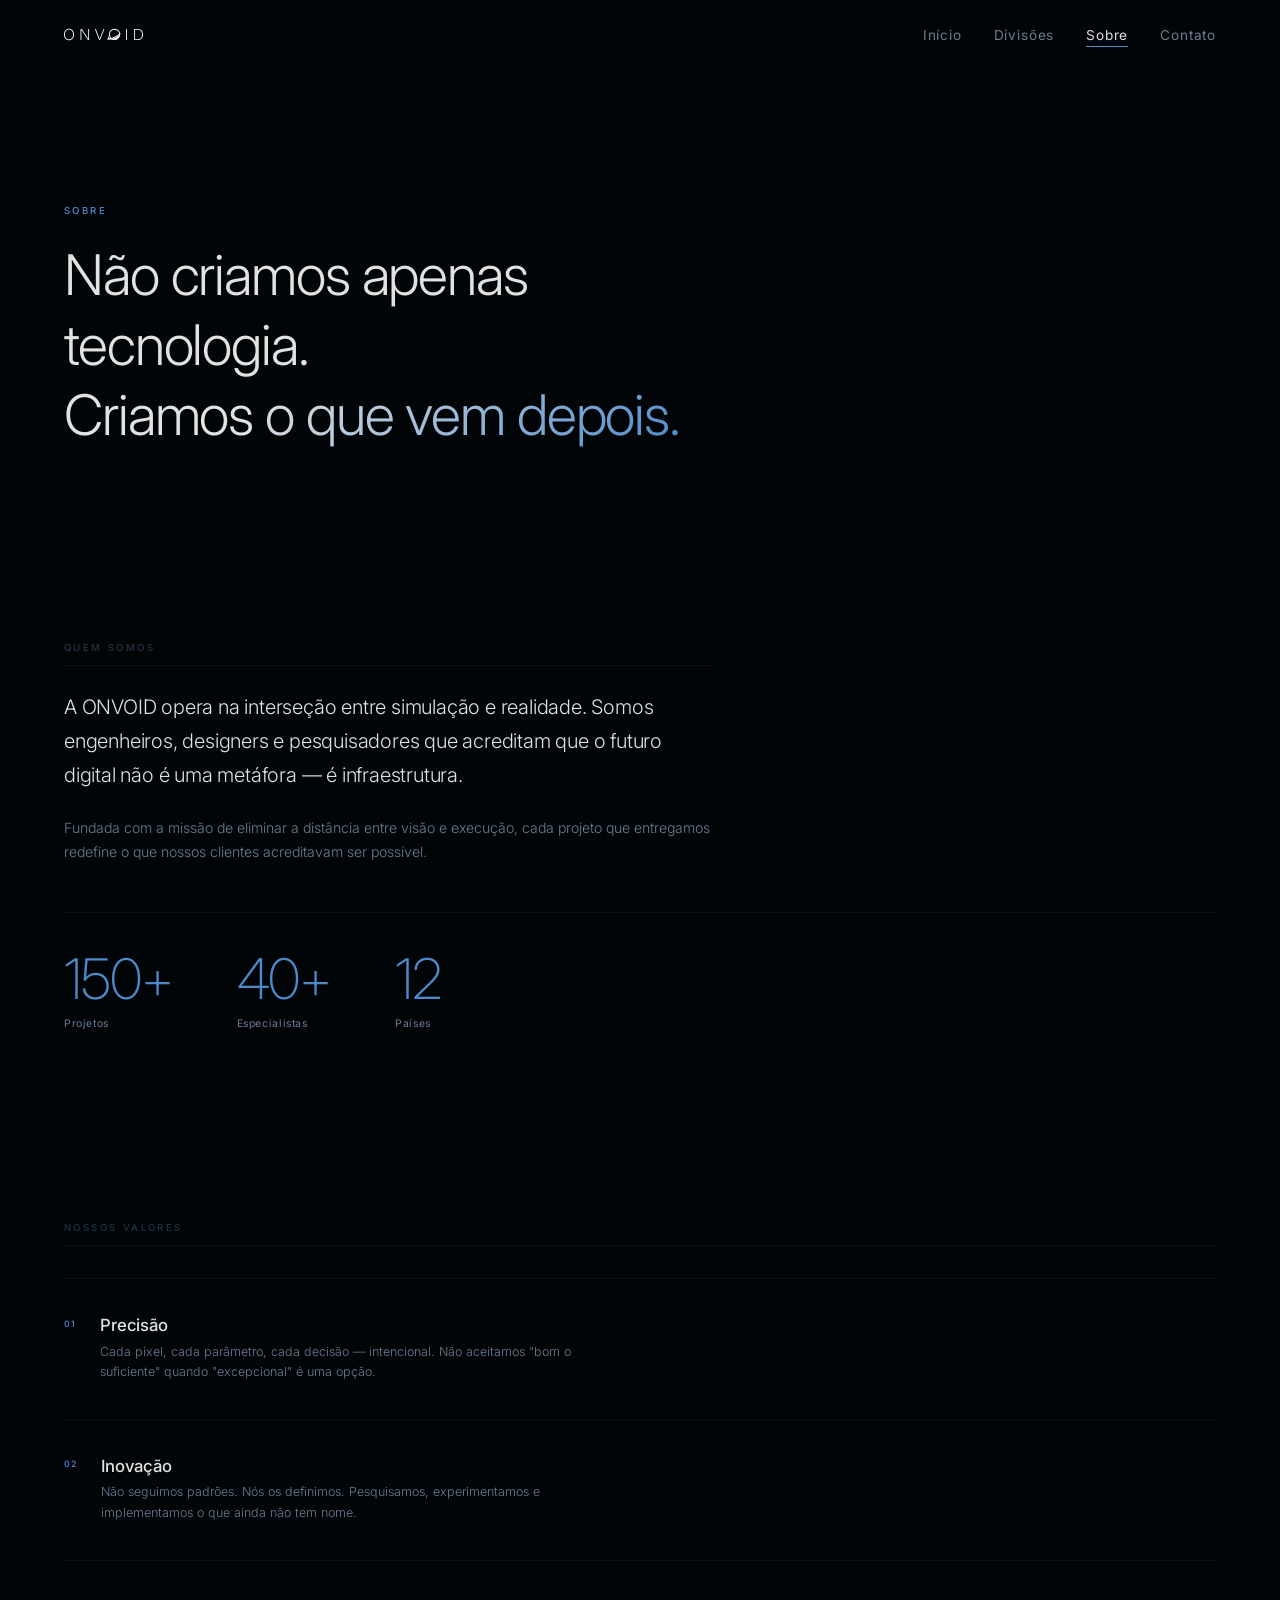
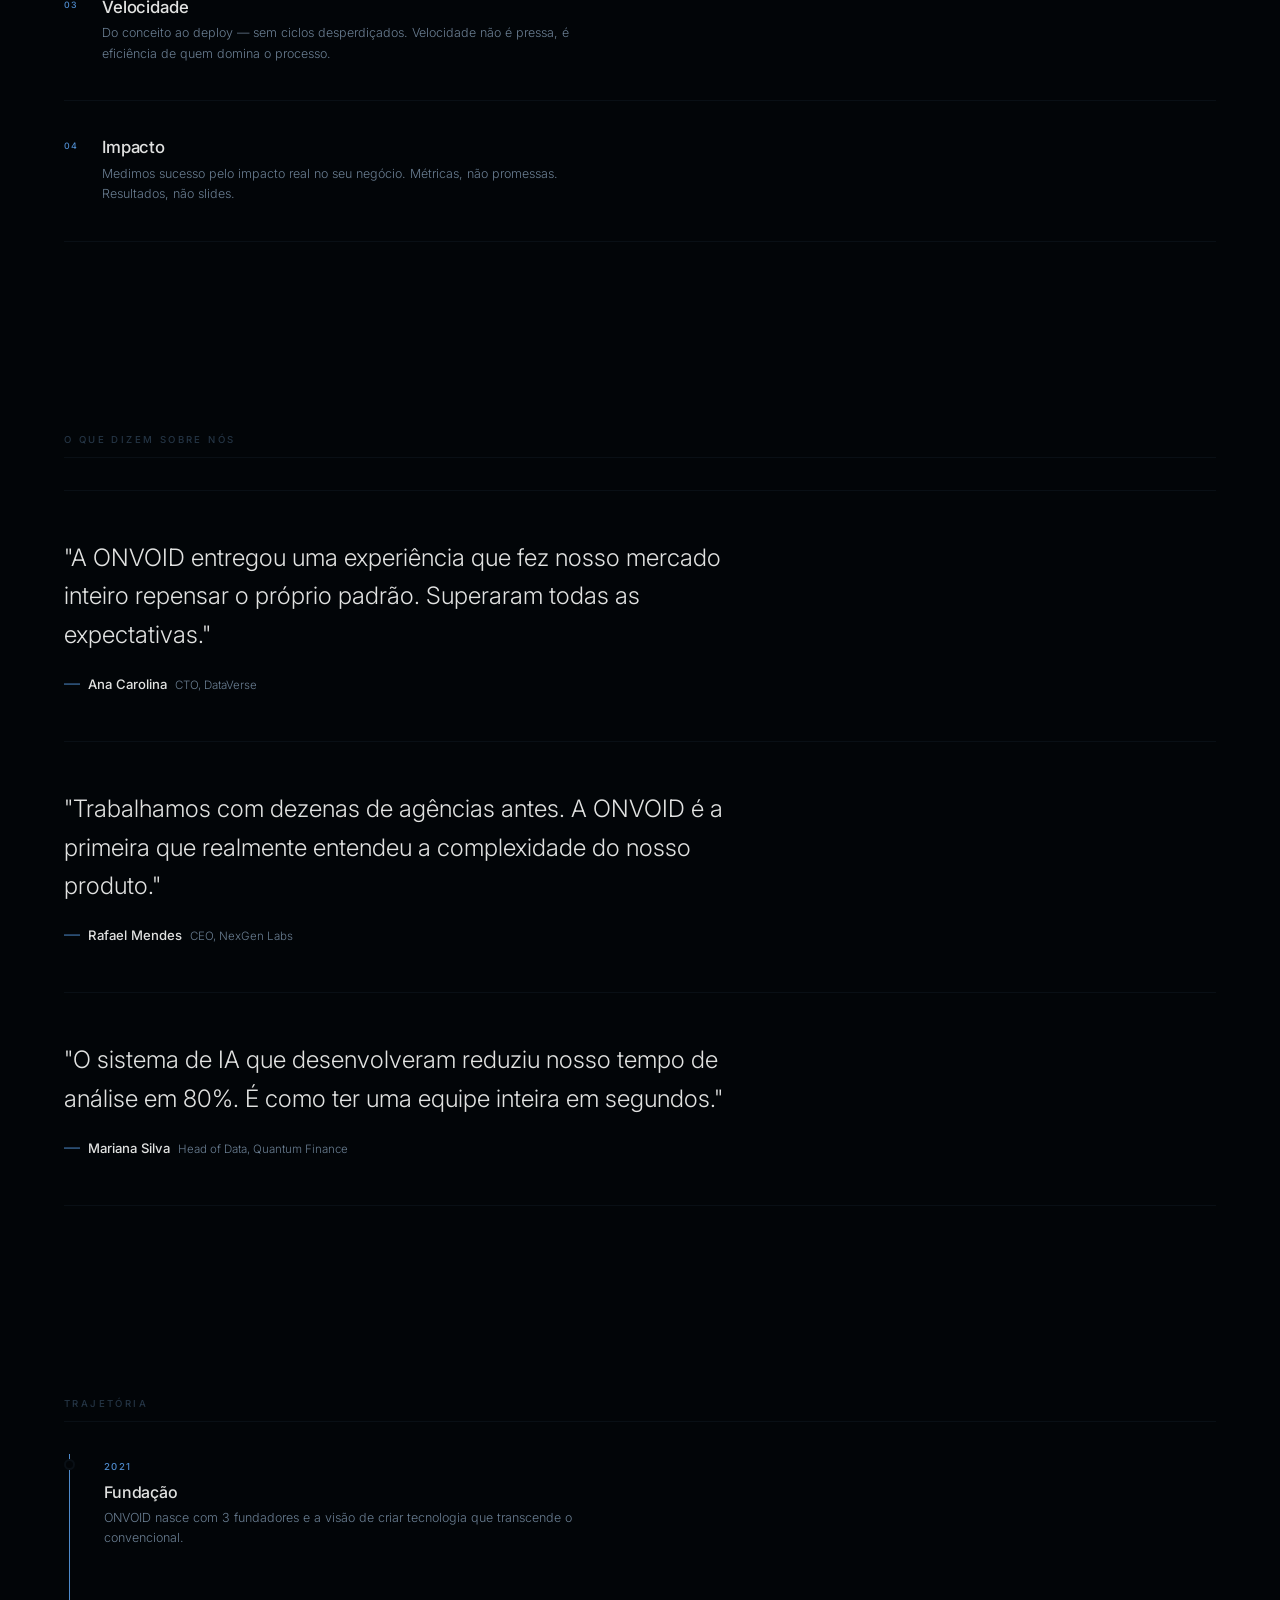
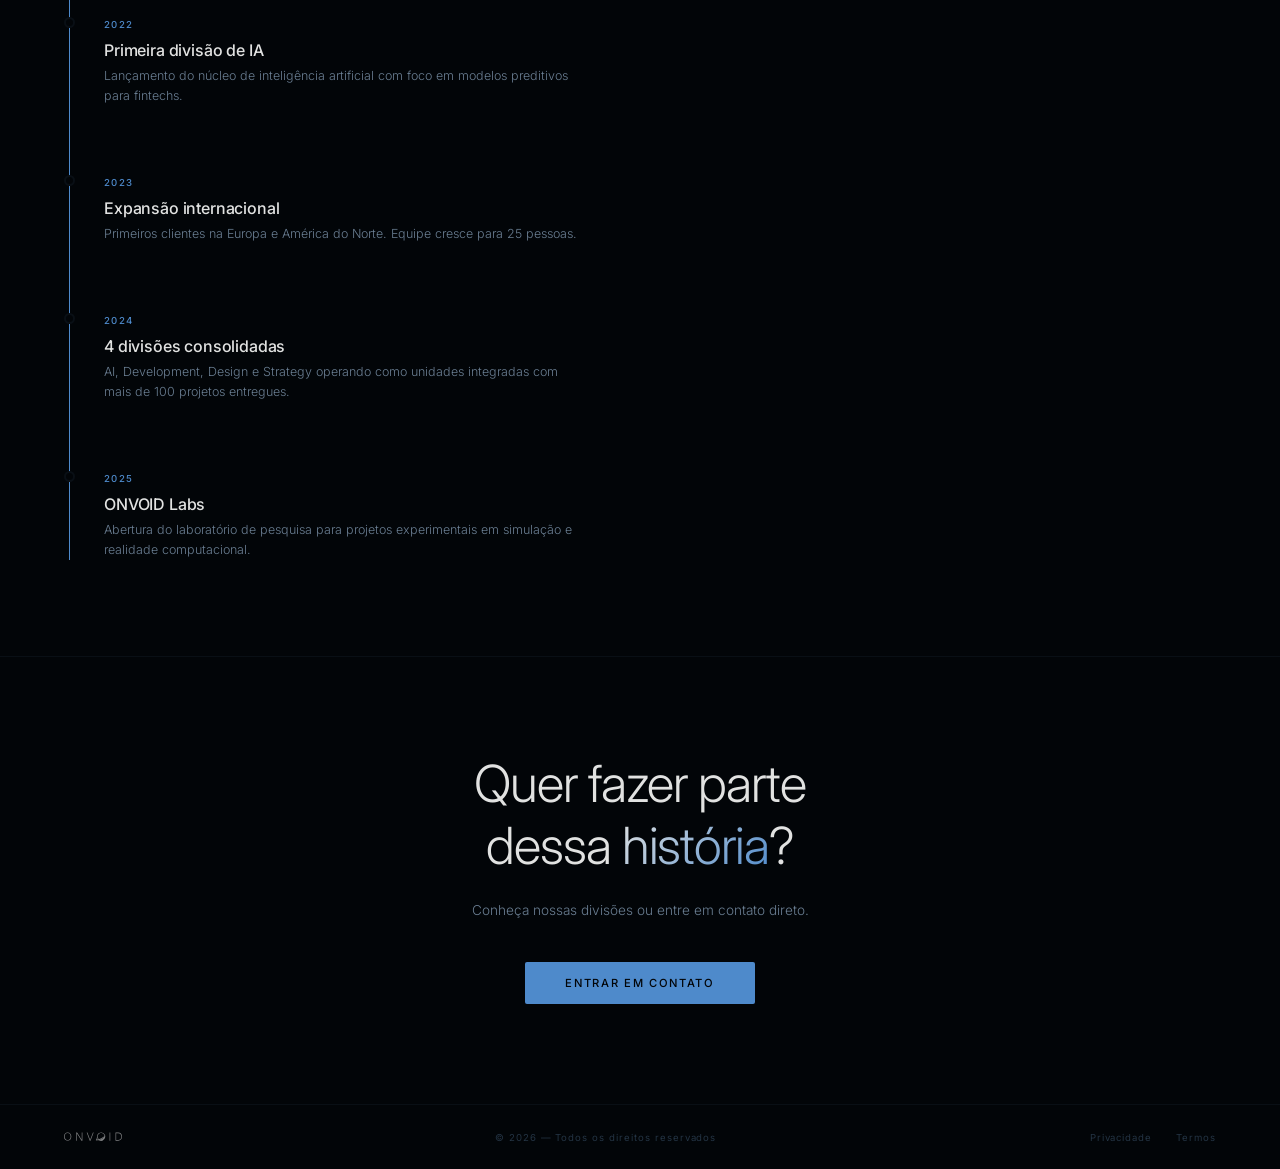
<file: about.html>
<!DOCTYPE html>
<html lang="pt-BR">
<head>
  <meta charset="UTF-8">
  <meta name="viewport" content="width=device-width, initial-scale=1.0">
  <title>Sobre — ONVOID</title>
  <meta name="description" content="ONVOID — Na interseção entre simulação e realidade.">
  <link rel="preconnect" href="https://fonts.googleapis.com">
  <link rel="preconnect" href="https://fonts.gstatic.com" crossorigin>
  <link href="https://fonts.googleapis.com/css2?family=Inter:wght@200;300;400;500;600;700&display=swap" rel="stylesheet">
  <link rel="stylesheet" href="style.css">
</head>
<body>

  <nav class="nav">
    <a href="index.html" class="nav-logo"><img src="midia/Logotipo.svg" alt="ONVOID" class="nav-logo-img"></a>
    <div class="nav-links" id="navLinks">
      <a href="index.html">Início</a>
      <a href="divisions.html">Divisões</a>
      <a href="about.html" class="active">Sobre</a>
      <a href="contact.html">Contato</a>
    </div>
    <button class="nav-burger" id="burger" aria-label="Menu"><span></span><span></span></button>
  </nav>

  <div class="mob-menu" id="mobMenu">
    <a href="index.html">Início</a>
    <a href="divisions.html">Divisões</a>
    <a href="about.html">Sobre</a>
    <a href="contact.html">Contato</a>
  </div>

  <section class="page-header">
    <div class="container">
      <span class="page-label reveal">Sobre</span>
      <h1 class="page-title reveal">Não criamos apenas tecnologia.<br>Criamos <span class="grad-text">o que vem depois.</span></h1>
    </div>
  </section>

  <section class="sec">
    <div class="container">
      <div class="about-open">
        <div class="about-open-text reveal">
          <span class="sec-label" style="margin-bottom:1.5rem">Quem somos</span>
          <p class="about-lead">
            A ONVOID opera na interseção entre simulação e realidade. Somos engenheiros, designers e pesquisadores que acreditam que o futuro digital não é uma metáfora — é infraestrutura.
          </p>
          <p class="about-secondary">
            Fundada com a missão de eliminar a distância entre visão e execução, cada projeto que entregamos redefine o que nossos clientes acreditavam ser possível.
          </p>
        </div>
        <div class="about-stats reveal">
          <div class="about-stat">
            <span class="about-stat-num">150+</span>
            <span class="about-stat-label">Projetos</span>
          </div>
          <div class="about-stat">
            <span class="about-stat-num">40+</span>
            <span class="about-stat-label">Especialistas</span>
          </div>
          <div class="about-stat">
            <span class="about-stat-num">12</span>
            <span class="about-stat-label">Países</span>
          </div>
        </div>
      </div>
    </div>
  </section>

  <section class="sec">
    <div class="container">
      <span class="sec-label reveal-left">Nossos valores</span>
      <div class="values-flow">
        <div class="value-row reveal">
          <span class="value-num">01</span>
          <div class="value-body">
            <h3>Precisão</h3>
            <p>Cada pixel, cada parâmetro, cada decisão — intencional. Não aceitamos "bom o suficiente" quando "excepcional" é uma opção.</p>
          </div>
        </div>
        <div class="value-row reveal">
          <span class="value-num">02</span>
          <div class="value-body">
            <h3>Inovação</h3>
            <p>Não seguimos padrões. Nós os definimos. Pesquisamos, experimentamos e implementamos o que ainda não tem nome.</p>
          </div>
        </div>
        <div class="value-row reveal">
          <span class="value-num">03</span>
          <div class="value-body">
            <h3>Velocidade</h3>
            <p>Do conceito ao deploy — sem ciclos desperdiçados. Velocidade não é pressa, é eficiência de quem domina o processo.</p>
          </div>
        </div>
        <div class="value-row reveal">
          <span class="value-num">04</span>
          <div class="value-body">
            <h3>Impacto</h3>
            <p>Medimos sucesso pelo impacto real no seu negócio. Métricas, não promessas. Resultados, não slides.</p>
          </div>
        </div>
      </div>
    </div>
  </section>

  <section class="sec">
    <div class="container">
      <span class="sec-label reveal-left">O que dizem sobre nós</span>
      <div class="quotes-flow">
        <div class="quote-item reveal">
          <blockquote>"A ONVOID entregou uma experiência que fez nosso mercado inteiro repensar o próprio padrão. Superaram todas as expectativas."</blockquote>
          <div class="quote-credit">
            <span class="quote-dash">—</span>
            <span class="quote-author">Ana Carolina</span>
            <span class="quote-role">CTO, DataVerse</span>
          </div>
        </div>
        <div class="quote-item reveal">
          <blockquote>"Trabalhamos com dezenas de agências antes. A ONVOID é a primeira que realmente entendeu a complexidade do nosso produto."</blockquote>
          <div class="quote-credit">
            <span class="quote-dash">—</span>
            <span class="quote-author">Rafael Mendes</span>
            <span class="quote-role">CEO, NexGen Labs</span>
          </div>
        </div>
        <div class="quote-item reveal">
          <blockquote>"O sistema de IA que desenvolveram reduziu nosso tempo de análise em 80%. É como ter uma equipe inteira em segundos."</blockquote>
          <div class="quote-credit">
            <span class="quote-dash">—</span>
            <span class="quote-author">Mariana Silva</span>
            <span class="quote-role">Head of Data, Quantum Finance</span>
          </div>
        </div>
      </div>
    </div>
  </section>

  <section class="sec">
    <div class="container">
      <span class="sec-label reveal-left">Trajetória</span>
      <div class="timeline">
        <div class="timeline-line"></div>
        <div class="timeline-item reveal">
          <div class="timeline-dot"></div>
          <span class="timeline-year">2021</span>
          <div class="timeline-content">
            <h3>Fundação</h3>
            <p>ONVOID nasce com 3 fundadores e a visão de criar tecnologia que transcende o convencional.</p>
          </div>
        </div>
        <div class="timeline-item reveal">
          <div class="timeline-dot"></div>
          <span class="timeline-year">2022</span>
          <div class="timeline-content">
            <h3>Primeira divisão de IA</h3>
            <p>Lançamento do núcleo de inteligência artificial com foco em modelos preditivos para fintechs.</p>
          </div>
        </div>
        <div class="timeline-item reveal">
          <div class="timeline-dot"></div>
          <span class="timeline-year">2023</span>
          <div class="timeline-content">
            <h3>Expansão internacional</h3>
            <p>Primeiros clientes na Europa e América do Norte. Equipe cresce para 25 pessoas.</p>
          </div>
        </div>
        <div class="timeline-item reveal">
          <div class="timeline-dot"></div>
          <span class="timeline-year">2024</span>
          <div class="timeline-content">
            <h3>4 divisões consolidadas</h3>
            <p>AI, Development, Design e Strategy operando como unidades integradas com mais de 100 projetos entregues.</p>
          </div>
        </div>
        <div class="timeline-item reveal">
          <div class="timeline-dot"></div>
          <span class="timeline-year">2025</span>
          <div class="timeline-content">
            <h3>ONVOID Labs</h3>
            <p>Abertura do laboratório de pesquisa para projetos experimentais em simulação e realidade computacional.</p>
          </div>
        </div>
      </div>
    </div>
  </section>

  <section class="cta">
    <div class="container">
      <div class="cta-inner reveal">
        <h2 class="cta-title">Quer fazer parte<br>dessa <span class="grad-text">história</span>?</h2>
        <p class="cta-desc">Conheça nossas divisões ou entre em contato direto.</p>
        <a href="contact.html" class="cta-btn magnetic">Entrar em contato</a>
      </div>
    </div>
  </section>

  <footer class="footer">
    <div class="container footer-inner">
      <img src="midia/Logotipo.svg" alt="ONVOID" class="footer-logo-img">
      <span>&copy; 2026 — Todos os direitos reservados</span>
      <div class="footer-links">
        <a href="#">Privacidade</a>
        <a href="#">Termos</a>
      </div>
    </div>
  </footer>

  <script src="script.js"></script>
</body>
</html>
</file>
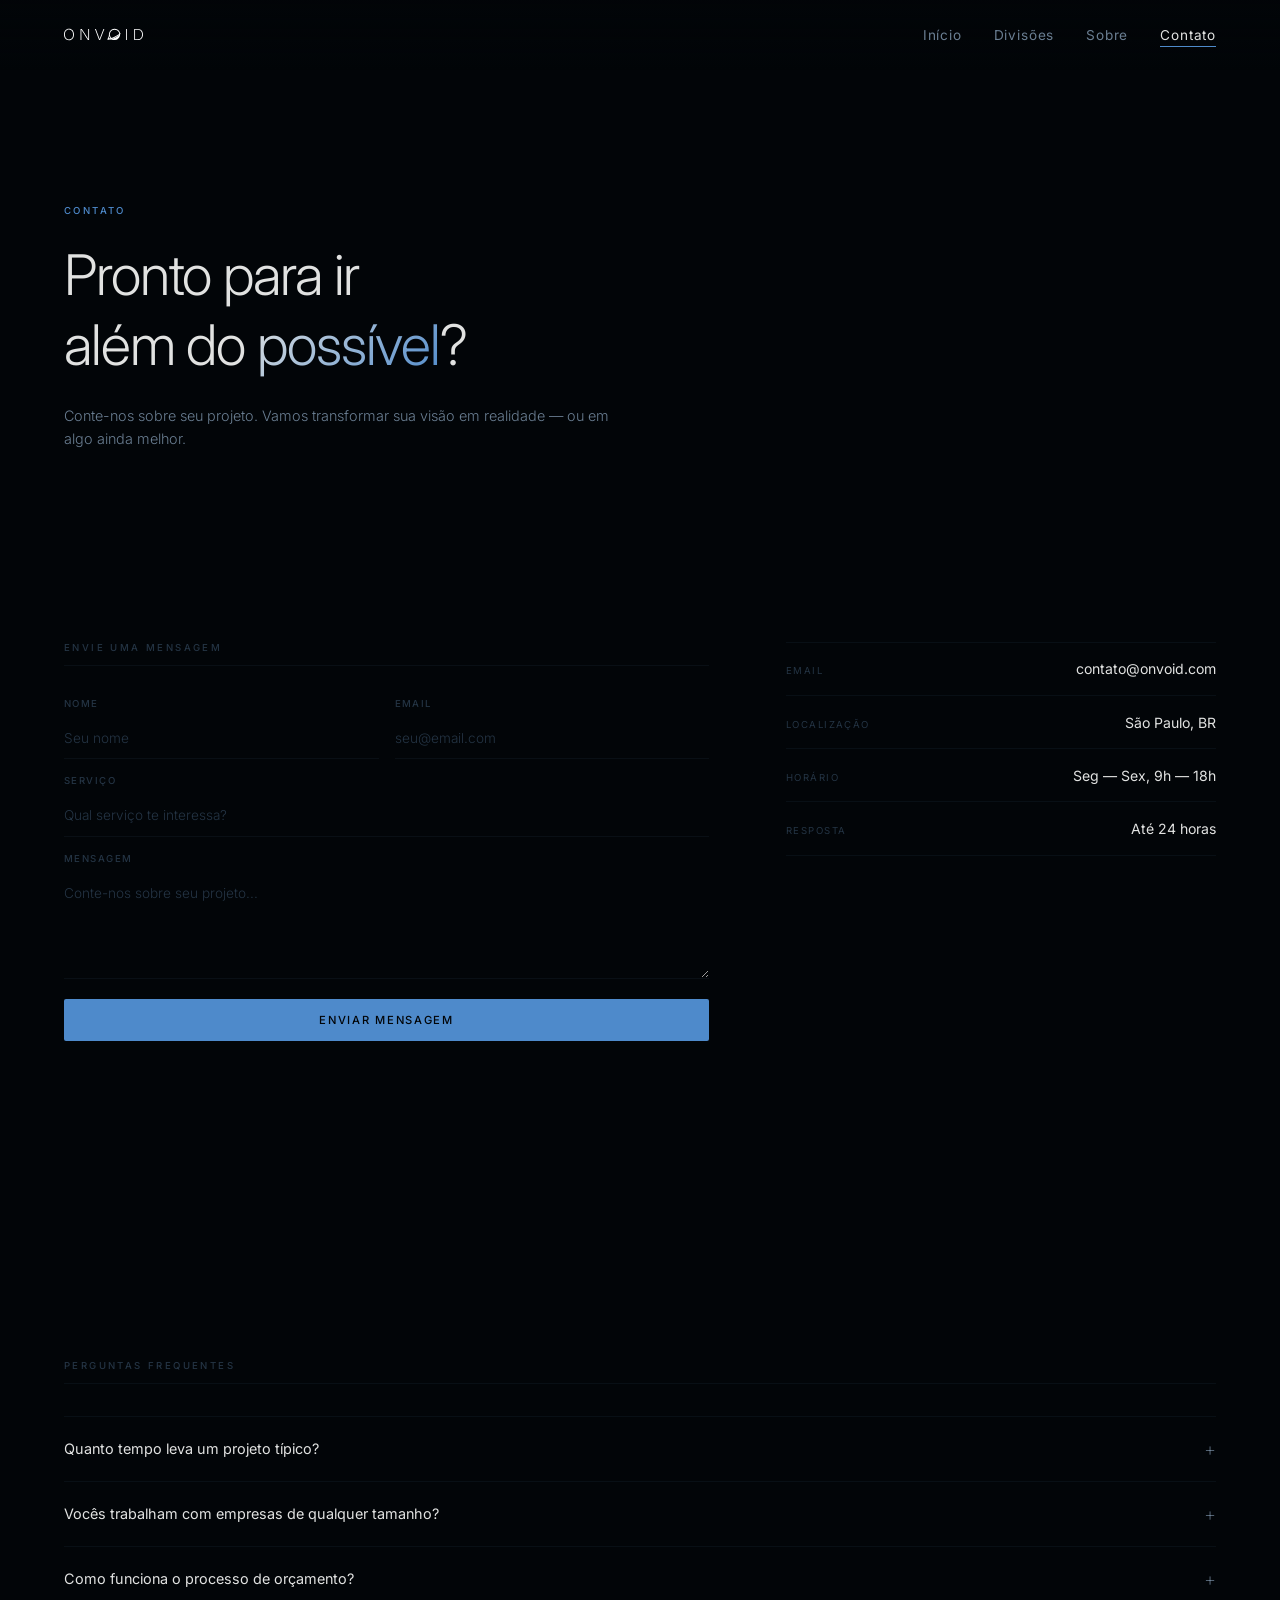
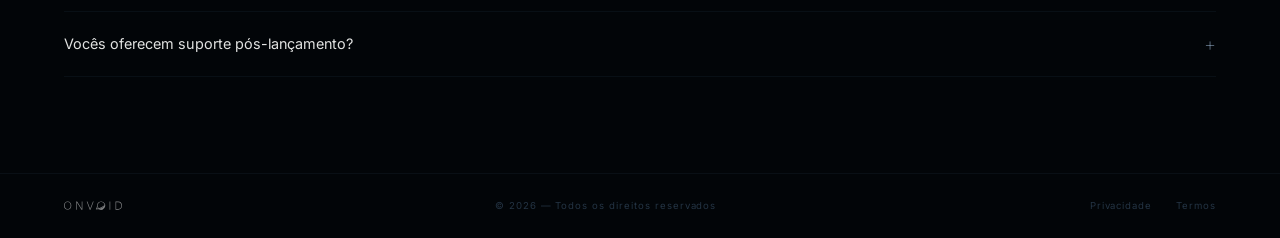
<file: contact.html>
<!DOCTYPE html>
<html lang="pt-BR">
<head>
  <meta charset="UTF-8">
  <meta name="viewport" content="width=device-width, initial-scale=1.0">
  <title>Contato — ONVOID</title>
  <meta name="description" content="ONVOID — Entre em contato e vamos construir algo extraordinário.">
  <link rel="preconnect" href="https://fonts.googleapis.com">
  <link rel="preconnect" href="https://fonts.gstatic.com" crossorigin>
  <link href="https://fonts.googleapis.com/css2?family=Inter:wght@200;300;400;500;600;700&display=swap" rel="stylesheet">
  <link rel="stylesheet" href="style.css">
</head>
<body>

  <nav class="nav">
    <a href="index.html" class="nav-logo"><img src="midia/Logotipo.svg" alt="ONVOID" class="nav-logo-img"></a>
    <div class="nav-links" id="navLinks">
      <a href="index.html">Início</a>
      <a href="divisions.html">Divisões</a>
      <a href="about.html">Sobre</a>
      <a href="contact.html" class="active">Contato</a>
    </div>
    <button class="nav-burger" id="burger" aria-label="Menu"><span></span><span></span></button>
  </nav>

  <div class="mob-menu" id="mobMenu">
    <a href="index.html">Início</a>
    <a href="divisions.html">Divisões</a>
    <a href="about.html">Sobre</a>
    <a href="contact.html">Contato</a>
  </div>

  <section class="page-header">
    <div class="container">
      <span class="page-label reveal">Contato</span>
      <h1 class="page-title reveal">Pronto para ir<br>além do <span class="grad-text">possível</span>?</h1>
      <p class="page-desc reveal">Conte-nos sobre seu projeto. Vamos transformar sua visão em realidade — ou em algo ainda melhor.</p>
    </div>
  </section>

  <section class="sec">
    <div class="container">
      <div class="contact-open">

        <div class="contact-form-area reveal">
          <span class="sec-label" style="margin-bottom:2rem">Envie uma mensagem</span>
          <form class="contact-form" id="contactForm">
            <div class="form-row">
              <div class="form-group">
                <label class="form-label" for="formName">Nome</label>
                <input type="text" id="formName" placeholder="Seu nome" required autocomplete="name">
              </div>
              <div class="form-group">
                <label class="form-label" for="formEmail">Email</label>
                <input type="email" id="formEmail" placeholder="seu@email.com" required autocomplete="email">
              </div>
            </div>
            <div class="form-group">
              <label class="form-label" for="formService">Serviço</label>
              <select id="formService">
                <option value="" disabled selected>Qual serviço te interessa?</option>
                <option value="ai">Artificial Intelligence</option>
                <option value="dev">Development</option>
                <option value="design">Design & Experience</option>
                <option value="strategy">Strategy</option>
                <option value="all">Todos os serviços</option>
                <option value="other">Outro</option>
              </select>
            </div>
            <div class="form-group">
              <label class="form-label" for="formMessage">Mensagem</label>
              <textarea id="formMessage" placeholder="Conte-nos sobre seu projeto..." rows="5"></textarea>
            </div>
            <button type="submit" class="cta-btn magnetic">Enviar mensagem</button>
            <p class="form-feedback" id="formFeedback"></p>
          </form>
        </div>

        <div class="contact-info-area">
          <div class="contact-details">
            <div class="contact-detail reveal">
              <span class="contact-detail-label">Email</span>
              <a href="mailto:contato@onvoid.com" class="contact-detail-value">contato@onvoid.com</a>
            </div>
            <div class="contact-detail reveal">
              <span class="contact-detail-label">Localização</span>
              <span class="contact-detail-value">São Paulo, BR</span>
            </div>
            <div class="contact-detail reveal">
              <span class="contact-detail-label">Horário</span>
              <span class="contact-detail-value">Seg — Sex, 9h — 18h</span>
            </div>
            <div class="contact-detail reveal">
              <span class="contact-detail-label">Resposta</span>
              <span class="contact-detail-value">Até 24 horas</span>
            </div>
          </div>
        </div>
      </div>
    </div>
  </section>

  <section class="sec">
    <div class="container">
      <span class="sec-label reveal-left">Perguntas frequentes</span>
      <div class="faq-list">
        <div class="faq-item reveal">
          <button class="faq-question" aria-expanded="false">
            <span>Quanto tempo leva um projeto típico?</span>
            <span class="faq-icon">+</span>
          </button>
          <div class="faq-answer">
            <p>Depende da complexidade. Projetos menores levam de 4 a 8 semanas. Plataformas completas podem levar de 3 a 6 meses. Na fase de Discovery definimos cronogramas precisos.</p>
          </div>
        </div>
        <div class="faq-item reveal">
          <button class="faq-question" aria-expanded="false">
            <span>Vocês trabalham com empresas de qualquer tamanho?</span>
            <span class="faq-icon">+</span>
          </button>
          <div class="faq-answer">
            <p>Sim. Atendemos desde startups em estágio inicial até grandes corporações. O escopo e a abordagem se adaptam ao momento de cada cliente.</p>
          </div>
        </div>
        <div class="faq-item reveal">
          <button class="faq-question" aria-expanded="false">
            <span>Como funciona o processo de orçamento?</span>
            <span class="faq-icon">+</span>
          </button>
          <div class="faq-answer">
            <p>Após a conversa inicial, fazemos uma imersão rápida para entender o escopo e enviamos uma proposta detalhada com cronograma, investimento e entregáveis.</p>
          </div>
        </div>
        <div class="faq-item reveal">
          <button class="faq-question" aria-expanded="false">
            <span>Vocês oferecem suporte pós-lançamento?</span>
            <span class="faq-icon">+</span>
          </button>
          <div class="faq-answer">
            <p>Absolutamente. Oferecemos planos de manutenção, monitoramento e iteração contínua. O lançamento é só o começo da parceria.</p>
          </div>
        </div>
      </div>
    </div>
  </section>

  <footer class="footer">
    <div class="container footer-inner">
      <img src="midia/Logotipo.svg" alt="ONVOID" class="footer-logo-img">
      <span>&copy; 2026 — Todos os direitos reservados</span>
      <div class="footer-links">
        <a href="#">Privacidade</a>
        <a href="#">Termos</a>
      </div>
    </div>
  </footer>

  <script src="script.js"></script>
</body>
</html>
</file>
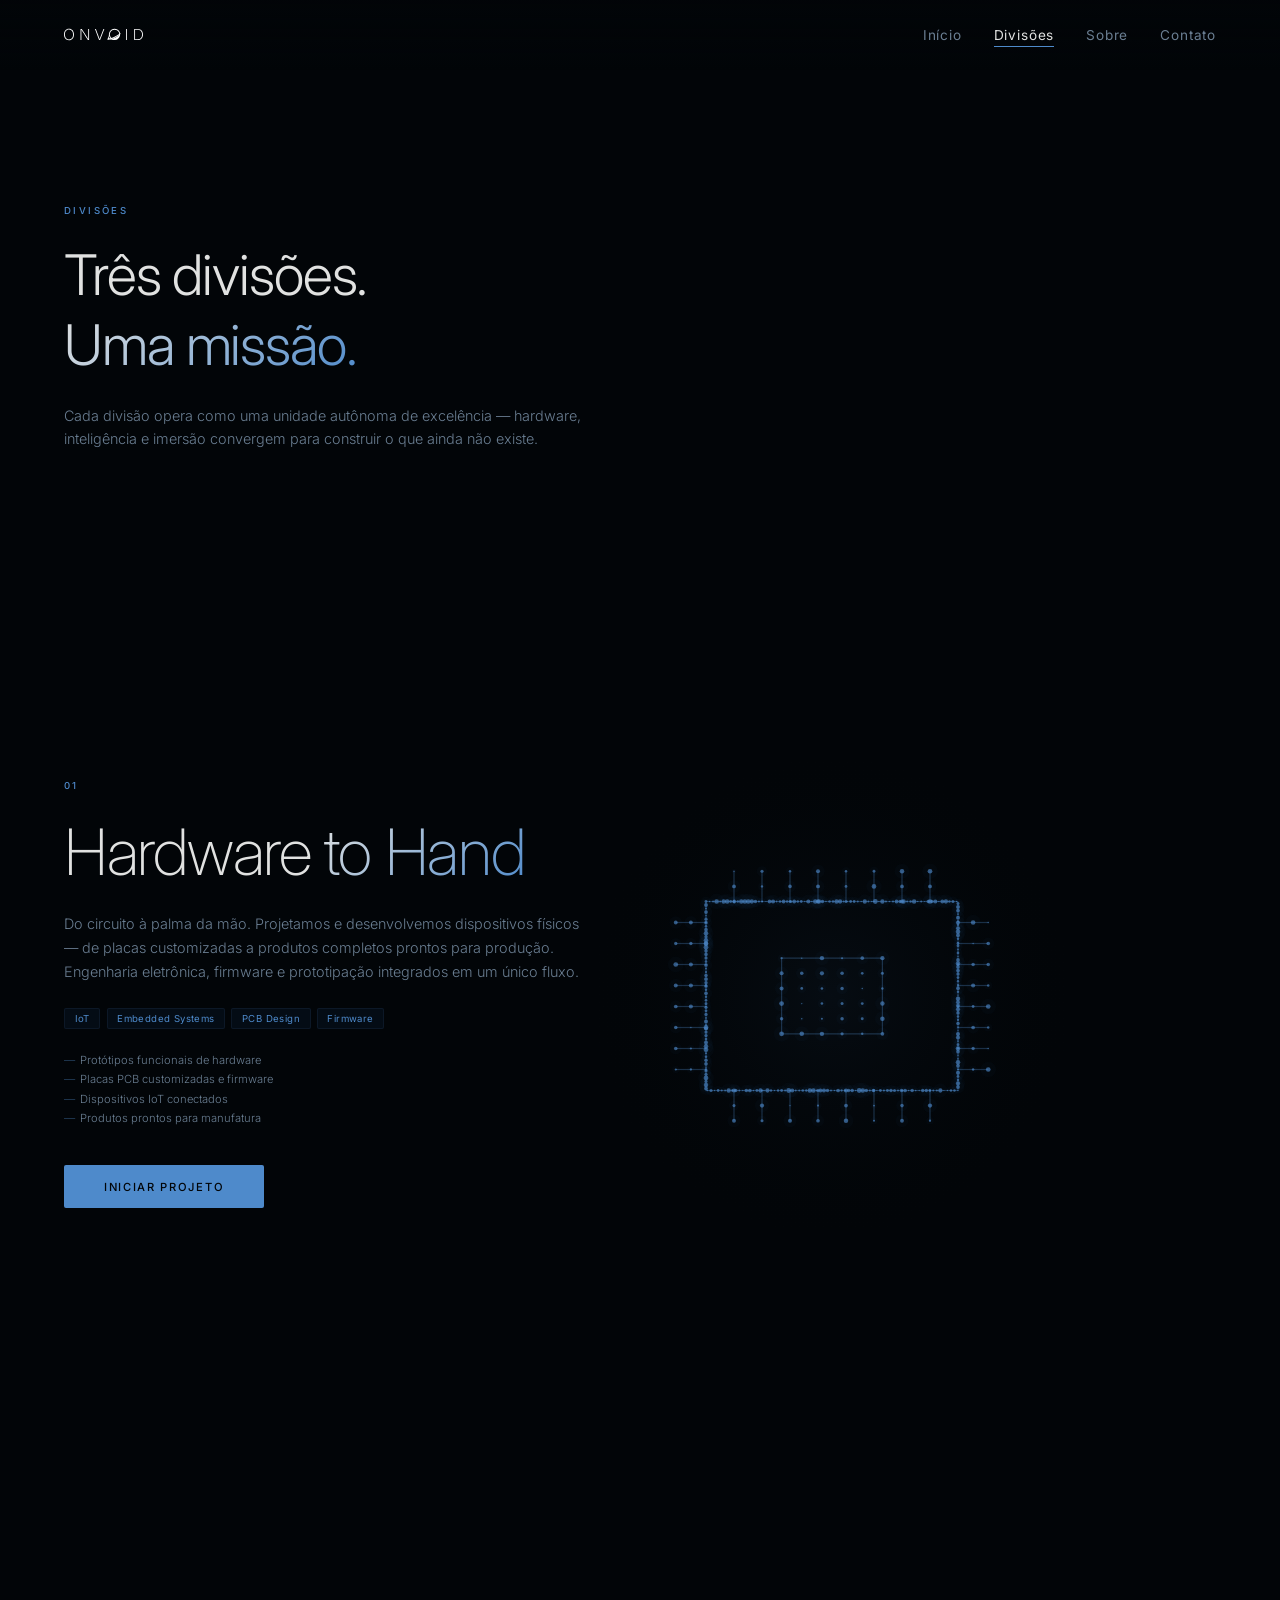
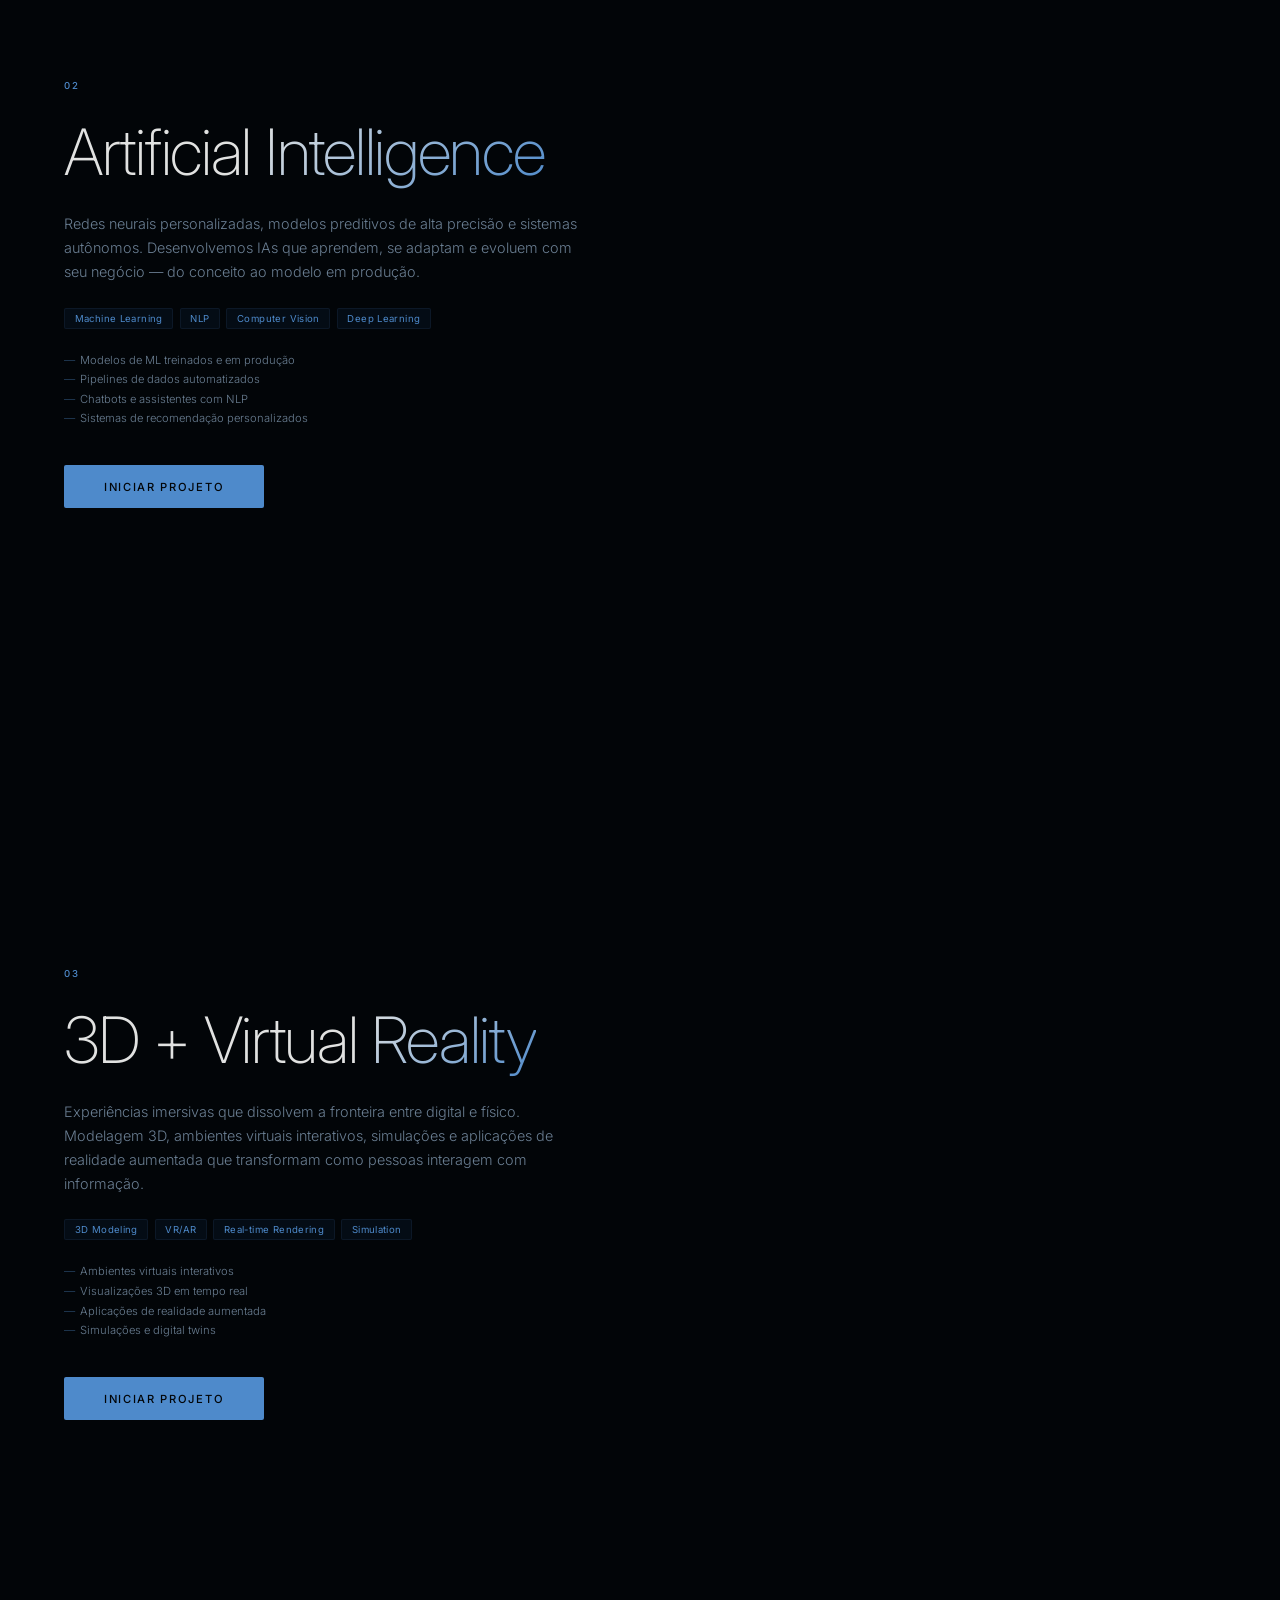
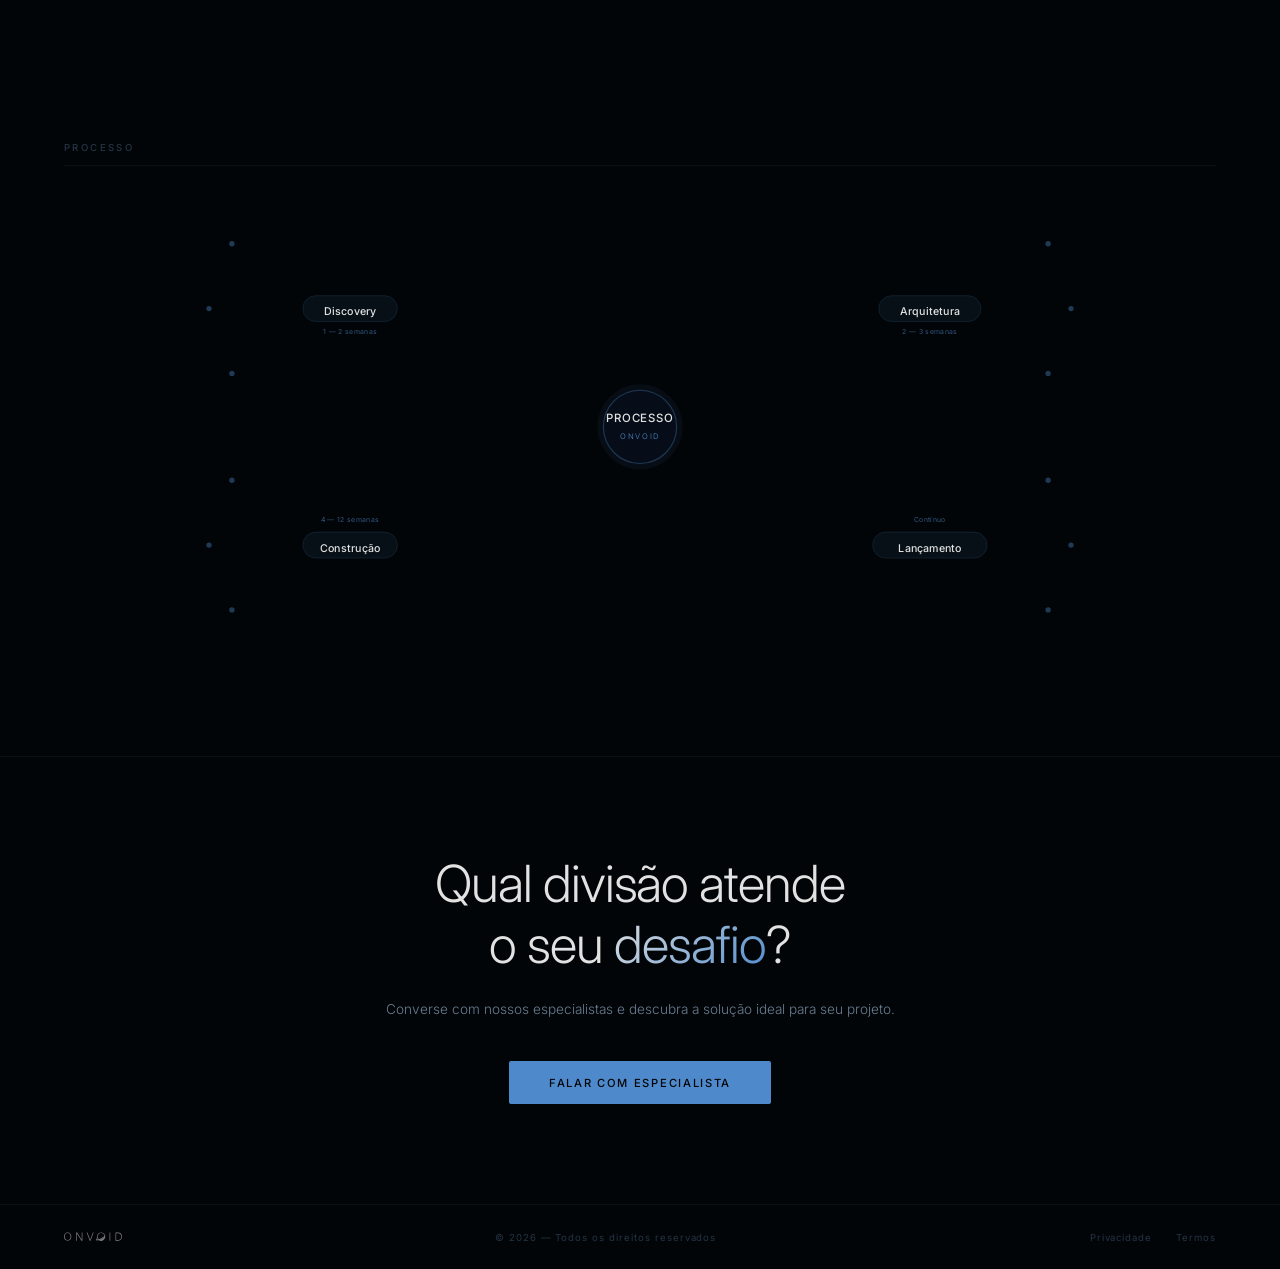
<file: divisions.html>
<!DOCTYPE html>
<html lang="pt-BR">
<head>
  <meta charset="UTF-8">
  <meta name="viewport" content="width=device-width, initial-scale=1.0">
  <title>Divisões — ONVOID</title>
  <meta name="description" content="ONVOID Divisões — Hardware, Artificial Intelligence, 3D & Virtual Reality.">
  <link rel="preconnect" href="https://fonts.googleapis.com">
  <link rel="preconnect" href="https://fonts.gstatic.com" crossorigin>
  <link href="https://fonts.googleapis.com/css2?family=Inter:wght@200;300;400;500;600;700&display=swap" rel="stylesheet">
  <link rel="stylesheet" href="style.css">
</head>
<body class="page-dark">

  <nav class="nav">
    <a href="index.html" class="nav-logo"><img src="midia/Logotipo.svg" alt="ONVOID" class="nav-logo-img"></a>
    <div class="nav-links" id="navLinks">
      <a href="index.html">Início</a>
      <a href="divisions.html" class="active">Divisões</a>
      <a href="about.html">Sobre</a>
      <a href="contact.html">Contato</a>
    </div>
    <button class="nav-burger" id="burger" aria-label="Menu"><span></span><span></span></button>
  </nav>

  <div class="mob-menu" id="mobMenu">
    <a href="index.html">Início</a>
    <a href="divisions.html">Divisões</a>
    <a href="about.html">Sobre</a>
    <a href="contact.html">Contato</a>
  </div>

  <section class="page-header">
    <div class="container">
      <span class="page-label reveal">Divisões</span>
      <h1 class="page-title reveal">Três divisões.<br><span class="grad-text">Uma missão.</span></h1>
      <p class="page-desc reveal">Cada divisão opera como uma unidade autônoma de excelência — hardware, inteligência e imersão convergem para construir o que ainda não existe.</p>
    </div>
  </section>

  <section class="div-showcase" id="hardware">
    <canvas class="div-canvas" data-anim="hardware"></canvas>
    <div class="div-showcase-overlay">
      <div class="container">
        <span class="div-showcase-num reveal">01</span>
        <h2 class="div-showcase-title reveal">Hardware <span class="grad-text">to Hand</span></h2>
        <p class="div-showcase-desc reveal">Do circuito à palma da mão. Projetamos e desenvolvemos dispositivos físicos — de placas customizadas a produtos completos prontos para produção. Engenharia eletrônica, firmware e prototipação integrados em um único fluxo.</p>
        <div class="div-tags reveal">
          <span>IoT</span>
          <span>Embedded Systems</span>
          <span>PCB Design</span>
          <span>Firmware</span>
        </div>
        <ul class="div-deliverables reveal">
          <li>Protótipos funcionais de hardware</li>
          <li>Placas PCB customizadas e firmware</li>
          <li>Dispositivos IoT conectados</li>
          <li>Produtos prontos para manufatura</li>
        </ul>
        <a href="contact.html" class="cta-btn magnetic reveal">Iniciar projeto</a>
      </div>
    </div>
  </section>

  <section class="div-showcase" id="ai">
    <canvas class="div-canvas" data-anim="neural"></canvas>
    <div class="div-showcase-overlay">
      <div class="container">
        <span class="div-showcase-num reveal">02</span>
        <h2 class="div-showcase-title reveal">Artificial <span class="grad-text">Intelligence</span></h2>
        <p class="div-showcase-desc reveal">Redes neurais personalizadas, modelos preditivos de alta precisão e sistemas autônomos. Desenvolvemos IAs que aprendem, se adaptam e evoluem com seu negócio — do conceito ao modelo em produção.</p>
        <div class="div-tags reveal">
          <span>Machine Learning</span>
          <span>NLP</span>
          <span>Computer Vision</span>
          <span>Deep Learning</span>
        </div>
        <ul class="div-deliverables reveal">
          <li>Modelos de ML treinados e em produção</li>
          <li>Pipelines de dados automatizados</li>
          <li>Chatbots e assistentes com NLP</li>
          <li>Sistemas de recomendação personalizados</li>
        </ul>
        <a href="contact.html" class="cta-btn magnetic reveal">Iniciar projeto</a>
      </div>
    </div>
  </section>

  <section class="div-showcase" id="vr">
    <canvas class="div-canvas" data-anim="wireframe"></canvas>
    <div class="div-showcase-overlay">
      <div class="container">
        <span class="div-showcase-num reveal">03</span>
        <h2 class="div-showcase-title reveal">3D + Virtual <span class="grad-text">Reality</span></h2>
        <p class="div-showcase-desc reveal">Experiências imersivas que dissolvem a fronteira entre digital e físico. Modelagem 3D, ambientes virtuais interativos, simulações e aplicações de realidade aumentada que transformam como pessoas interagem com informação.</p>
        <div class="div-tags reveal">
          <span>3D Modeling</span>
          <span>VR/AR</span>
          <span>Real-time Rendering</span>
          <span>Simulation</span>
        </div>
        <ul class="div-deliverables reveal">
          <li>Ambientes virtuais interativos</li>
          <li>Visualizações 3D em tempo real</li>
          <li>Aplicações de realidade aumentada</li>
          <li>Simulações e digital twins</li>
        </ul>
        <a href="contact.html" class="cta-btn magnetic reveal">Iniciar projeto</a>
      </div>
    </div>
  </section>

  <section class="sec">
    <div class="container">
      <span class="sec-label reveal-left">Processo</span>
    </div>

    <div class="mindmap reveal">
      <svg class="mindmap-svg" viewBox="0 0 1400 600" fill="none" xmlns="http://www.w3.org/2000/svg">

        <path class="mm-branch" d="M700,300 C540,290 420,210 320,145"/>
        <path class="mm-branch" d="M700,300 C860,290 980,210 1080,145"/>
        <path class="mm-branch" d="M700,300 C540,310 420,390 320,455"/>
        <path class="mm-branch" d="M700,300 C860,310 980,390 1080,455"/>

        <line class="mm-twig" x1="320" y1="145" x2="165" y2="60"/>
        <line class="mm-twig" x1="320" y1="145" x2="135" y2="145"/>
        <line class="mm-twig" x1="320" y1="145" x2="165" y2="230"/>

        <line class="mm-twig" x1="1080" y1="145" x2="1235" y2="60"/>
        <line class="mm-twig" x1="1080" y1="145" x2="1265" y2="145"/>
        <line class="mm-twig" x1="1080" y1="145" x2="1235" y2="230"/>

        <line class="mm-twig" x1="320" y1="455" x2="165" y2="370"/>
        <line class="mm-twig" x1="320" y1="455" x2="135" y2="455"/>
        <line class="mm-twig" x1="320" y1="455" x2="165" y2="540"/>

        <line class="mm-twig" x1="1080" y1="455" x2="1235" y2="370"/>
        <line class="mm-twig" x1="1080" y1="455" x2="1265" y2="455"/>
        <line class="mm-twig" x1="1080" y1="455" x2="1235" y2="540"/>

        <circle class="mm-hub-glow" cx="700" cy="300" r="56"/>
        <circle class="mm-hub-circle" cx="700" cy="300" r="48"/>

        <rect class="mm-node-bg" x="258" y="128" width="124" height="34" rx="17"/>
        <rect class="mm-node-bg" x="1013" y="128" width="134" height="34" rx="17"/>
        <rect class="mm-node-bg" x="258" y="438" width="124" height="34" rx="17"/>
        <rect class="mm-node-bg" x="1005" y="438" width="150" height="34" rx="17"/>

        <circle class="mm-leaf-dot" cx="165" cy="60" r="3.5"/>
        <circle class="mm-leaf-dot" cx="135" cy="145" r="3.5"/>
        <circle class="mm-leaf-dot" cx="165" cy="230" r="3.5"/>
        <circle class="mm-leaf-dot" cx="1235" cy="60" r="3.5"/>
        <circle class="mm-leaf-dot" cx="1265" cy="145" r="3.5"/>
        <circle class="mm-leaf-dot" cx="1235" cy="230" r="3.5"/>
        <circle class="mm-leaf-dot" cx="165" cy="370" r="3.5"/>
        <circle class="mm-leaf-dot" cx="135" cy="455" r="3.5"/>
        <circle class="mm-leaf-dot" cx="165" cy="540" r="3.5"/>
        <circle class="mm-leaf-dot" cx="1235" cy="370" r="3.5"/>
        <circle class="mm-leaf-dot" cx="1265" cy="455" r="3.5"/>
        <circle class="mm-leaf-dot" cx="1235" cy="540" r="3.5"/>

        <text class="mm-hub-title" x="700" y="294" text-anchor="middle">Processo</text>
        <text class="mm-hub-sub" x="700" y="316" text-anchor="middle">ONVOID</text>

        <text class="mm-node-label" x="320" y="150" text-anchor="middle" dominant-baseline="middle">Discovery</text>
        <text class="mm-node-label" x="1080" y="150" text-anchor="middle" dominant-baseline="middle">Arquitetura</text>
        <text class="mm-node-label" x="320" y="460" text-anchor="middle" dominant-baseline="middle">Construção</text>
        <text class="mm-node-label" x="1080" y="460" text-anchor="middle" dominant-baseline="middle">Lançamento</text>

        <text class="mm-time-label" x="320" y="178" text-anchor="middle">1 — 2 semanas</text>
        <text class="mm-time-label" x="1080" y="178" text-anchor="middle">2 — 3 semanas</text>
        <text class="mm-time-label" x="320" y="425" text-anchor="middle">4 — 12 semanas</text>
        <text class="mm-time-label" x="1080" y="425" text-anchor="middle">Contínuo</text>

        <text class="mm-leaf-text mm-leaf-l" x="153" y="64" text-anchor="end">Imersão no negócio</text>
        <text class="mm-leaf-text mm-leaf-l" x="123" y="149" text-anchor="end">Mapeamento de desafios</text>
        <text class="mm-leaf-text mm-leaf-l" x="153" y="234" text-anchor="end">Definição de escopo</text>

        <text class="mm-leaf-text mm-leaf-r" x="1247" y="64" text-anchor="start">Estrutura técnica</text>
        <text class="mm-leaf-text mm-leaf-r" x="1277" y="149" text-anchor="start">Validação de decisões</text>
        <text class="mm-leaf-text mm-leaf-r" x="1247" y="234" text-anchor="start">Prototipação rápida</text>

        <text class="mm-leaf-text mm-leaf-l" x="153" y="374" text-anchor="end">Desenvolvimento ágil</text>
        <text class="mm-leaf-text mm-leaf-l" x="123" y="459" text-anchor="end">Entregas incrementais</text>
        <text class="mm-leaf-text mm-leaf-l" x="153" y="544" text-anchor="end">Transparência total</text>

        <text class="mm-leaf-text mm-leaf-r" x="1247" y="374" text-anchor="start">Deploy otimizado</text>
        <text class="mm-leaf-text mm-leaf-r" x="1277" y="459" text-anchor="start">Monitoramento contínuo</text>
        <text class="mm-leaf-text mm-leaf-r" x="1247" y="544" text-anchor="start">Iteração com dados</text>

      </svg>
    </div>

    <div class="mindmap-mobile container">
      <div class="mmf-item reveal">
        <span class="mmf-num">01</span>
        <h3>Discovery</h3>
        <ul><li>Imersão no negócio</li><li>Mapeamento de desafios</li><li>Definição de escopo</li></ul>
        <span class="mmf-time">1 — 2 semanas</span>
      </div>
      <div class="mmf-item reveal">
        <span class="mmf-num">02</span>
        <h3>Arquitetura</h3>
        <ul><li>Estrutura técnica</li><li>Validação de decisões</li><li>Prototipação rápida</li></ul>
        <span class="mmf-time">2 — 3 semanas</span>
      </div>
      <div class="mmf-item reveal">
        <span class="mmf-num">03</span>
        <h3>Construção</h3>
        <ul><li>Desenvolvimento ágil</li><li>Entregas incrementais</li><li>Transparência total</li></ul>
        <span class="mmf-time">4 — 12 semanas</span>
      </div>
      <div class="mmf-item reveal">
        <span class="mmf-num">04</span>
        <h3>Lançamento & Escala</h3>
        <ul><li>Deploy otimizado</li><li>Monitoramento contínuo</li><li>Iteração com dados</li></ul>
        <span class="mmf-time">Contínuo</span>
      </div>
    </div>
  </section>

  <section class="cta">
    <div class="container">
      <div class="cta-inner reveal">
        <h2 class="cta-title">Qual divisão atende<br>o seu <span class="grad-text">desafio</span>?</h2>
        <p class="cta-desc">Converse com nossos especialistas e descubra a solução ideal para seu projeto.</p>
        <a href="contact.html" class="cta-btn magnetic">Falar com especialista</a>
      </div>
    </div>
  </section>

  <footer class="footer">
    <div class="container footer-inner">
      <img src="midia/Logotipo.svg" alt="ONVOID" class="footer-logo-img">
      <span>&copy; 2026 — Todos os direitos reservados</span>
      <div class="footer-links">
        <a href="#">Privacidade</a>
        <a href="#">Termos</a>
      </div>
    </div>
  </footer>

  <script src="script.js"></script>
</body>
</html>
</file>
<file: style.css>
:root {
  --bg:       #020508;
  --surface:  #060D18;
  --text:     #E1E2E1;
  --text-dim: #6A7E92;
  --text-xdim:#243444;
  --accent:   #4E8ACB;
  --accent-dim:rgba(20, 45, 85, 0.18);
  --border:   rgba(38, 55, 75, 0.2);
  --font:     'Inter', -apple-system, sans-serif;
  --ease:     cubic-bezier(0.16, 1, 0.3, 1);
}

*, *::before, *::after { margin: 0; padding: 0; box-sizing: border-box; }

html {
  scroll-behavior: smooth;
  -webkit-font-smoothing: antialiased;
  overflow-x: hidden;
  background: var(--bg);
}

body {
  font-family: var(--font);
  background: var(--bg);
  color: var(--text);
}

a { color: inherit; text-decoration: none; }
button { border: none; background: none; cursor: pointer; font: inherit; color: inherit; }

::selection { background: var(--accent); color: var(--bg); }

.container {
  max-width: 1200px;
  margin: 0 auto;
  padding: 0 clamp(1.5rem, 5vw, 4rem);
}

.nav {
  position: fixed;
  top: 0;
  left: 0;
  width: 100%;
  z-index: 100;
  display: flex;
  align-items: center;
  justify-content: space-between;
  padding: 1.5rem clamp(1.5rem, 5vw, 4rem);
  background: linear-gradient(to bottom, rgba(2,5,8,0.85), transparent);
  transition: background 0.4s, padding 0.4s, backdrop-filter 0.4s;
}

.nav-logo {
  display: flex;
  align-items: center;
}

.nav-logo-img {
  height: 22px;
  width: auto;
  filter: invert(1);
  transition: opacity 0.3s var(--ease);
}

.nav-logo:hover .nav-logo-img {
  opacity: 0.7;
}

.nav-links {
  display: flex;
  gap: 2rem;
}

.nav-links a {
  font-size: 0.85rem;
  font-weight: 400;
  letter-spacing: 0.06em;
  color: var(--text-dim);
  transition: color 0.3s;
  position: relative;
}

.nav-links a::after {
  content: '';
  position: absolute;
  bottom: -4px;
  left: 0;
  width: 0;
  height: 1px;
  background: var(--accent);
  transition: width 0.4s var(--ease);
}

.nav-links a:hover::after { width: 100%; }
.nav-links a:hover { color: var(--text); }
.nav-links a.active { color: var(--text); }
.nav-links a.active::after { width: 100%; }

.nav-burger {
  display: none;
  flex-direction: column;
  gap: 6px;
  width: 22px;
  z-index: 110;
}

.nav-burger span {
  display: block;
  height: 1px;
  background: var(--text);
  transition: all 0.3s var(--ease);
}

.nav-burger.open span:first-child { transform: rotate(45deg) translate(2.5px, 2.5px); }
.nav-burger.open span:last-child  { transform: rotate(-45deg) translate(2.5px, -2.5px); }

.mob-menu {
  position: fixed;
  inset: 0;
  z-index: 105;
  background: var(--bg);
  display: flex;
  flex-direction: column;
  align-items: center;
  justify-content: center;
  gap: 1.5rem;
  opacity: 0;
  visibility: hidden;
  transition: opacity 0.4s, visibility 0.4s;
}

.mob-menu.open { opacity: 1; visibility: visible; }

.mob-menu a {
  font-size: 1.5rem;
  font-weight: 300;
  letter-spacing: 0.1em;
  color: var(--text-dim);
  transition: color 0.3s;
}

.mob-menu a:hover { color: var(--text); }

.hero {
  position: relative;
  height: 100vh;
  width: 100%;
  overflow: hidden;
}

#simCanvas {
  position: absolute;
  top: 0;
  left: 0;
  width: 100%;
  height: 100%;
  display: block;
}

.hero-overlay {
  position: absolute;
  inset: 0;
  display: flex;
  flex-direction: column;
  justify-content: center;
  align-items: center;
  z-index: 2;
  pointer-events: none;
}

.hero-center {
  text-align: center;
}

.hero-tag {
  font-size: 0.6rem;
  font-weight: 400;
  letter-spacing: 0.35em;
  text-transform: uppercase;
  color: var(--accent);
  margin-bottom: 2rem;
  opacity: 0;
  animation: fadeIn 1.5s var(--ease) 1.8s forwards;
  text-shadow: 0 0 20px rgba(78, 138, 203, 0.3);
}

.hero-title {
  margin-bottom: 2rem;
  line-height: 1;
}

.hero-logo-img {
  height: clamp(3rem, 10vw, 8rem);
  width: auto;
  filter: invert(1);
  opacity: 0;
  animation: fadeIn 1.5s var(--ease) 2.2s forwards;
}

.hero-logo-svg {
  height: clamp(3.5rem, 12vw, 10rem);
  width: auto;
  color: var(--text);
  opacity: 0;
  animation: fadeIn 1.5s var(--ease) 2.2s forwards;
}

.char-wrap {
  display: block;
  overflow: hidden;
}

.char-wrap span {
  display: inline-block;
  transform: translateY(120%) scale(0.8);
  opacity: 0;
  animation: charUp 1.2s var(--ease) forwards;
}

.hero-title .char-wrap span:nth-child(1) { animation-delay: 2.2s; }
.hero-title .char-wrap span:nth-child(2) { animation-delay: 2.3s; }
.hero-title .char-wrap span:nth-child(3) { animation-delay: 2.4s; }
.hero-title .char-wrap span:nth-child(4) { animation-delay: 2.5s; }
.hero-title .char-wrap span:nth-child(5) { animation-delay: 2.6s; }
.hero-title .char-wrap span:nth-child(6) { animation-delay: 2.7s; }

@keyframes charUp {
  to { transform: translateY(0) scale(1); opacity: 1; }
}

.hero-sub {
  font-size: 0.75rem;
  font-weight: 300;
  letter-spacing: 0.18em;
  color: var(--text-dim);
  opacity: 0;
  animation: fadeIn 2s var(--ease) 3.2s forwards;
}

@keyframes fadeIn {
  to { opacity: 1; }
}

.hero-foot {
  position: absolute;
  bottom: 2.5rem;
  display: flex;
  align-items: center;
  gap: 0.75rem;
}

.hero-scroll-text {
  font-size: 0.55rem;
  letter-spacing: 0.2em;
  text-transform: uppercase;
  color: var(--text-xdim);
}

.hero-scroll-bar {
  width: 40px;
  height: 1px;
  background: var(--text-xdim);
  overflow: hidden;
}

.hero-scroll-fill {
  width: 100%;
  height: 100%;
  background: var(--accent);
  animation: scrollSlide 2.5s ease-in-out infinite;
}

@keyframes scrollSlide {
  0%   { transform: translateX(-100%); }
  100% { transform: translateX(100%); }
}

.page-header {
  padding-top: clamp(8rem, 16vw, 14rem);
  padding-bottom: clamp(4rem, 8vw, 6rem);
}

.page-label {
  display: block;
  font-size: 0.6rem;
  font-weight: 500;
  letter-spacing: 0.25em;
  text-transform: uppercase;
  color: var(--accent);
  margin-bottom: 1.5rem;
}

.page-title {
  font-size: clamp(2rem, 5vw, 3.5rem);
  font-weight: 300;
  line-height: 1.25;
  letter-spacing: -0.02em;
  max-width: 700px;
}

.page-desc {
  font-size: 0.9rem;
  font-weight: 300;
  color: var(--text-dim);
  line-height: 1.6;
  max-width: 550px;
  margin-top: 1.5rem;
}

.statement {
  padding: clamp(3rem, 6vw, 5rem) 0;
}

.statement-text {
  font-size: clamp(1.25rem, 3vw, 2.25rem);
  font-weight: 300;
  line-height: 1.5;
  letter-spacing: -0.01em;
  color: var(--text);
  max-width: 800px;
}

.statement-sub {
  font-size: 0.85rem;
  font-weight: 300;
  color: var(--text-dim);
  line-height: 1.6;
  max-width: 600px;
  margin-top: 1.5rem;
}

.cinema-panels {
  display: flex;
  flex-direction: column;
  gap: clamp(1rem, 2vw, 1.5rem);
  padding: 0 clamp(1.5rem, 5vw, 4rem);
  max-width: 1200px;
  margin: 0 auto;
}

.cinema-panel {
  position: relative;
  display: flex;
  align-items: stretch;
  overflow: hidden;
  min-height: clamp(260px, 38vh, 380px);
  border-radius: 8px;
  text-decoration: none;
  color: inherit;
}

.cinema-panel-media {
  position: absolute;
  inset: 0;
  overflow: hidden;
}

.cinema-panel-img {
  position: absolute;
  inset: 0;
  width: 100%;
  height: 100%;
  object-fit: cover;
  filter: brightness(0.4) saturate(0.7);
  transition: transform 1.8s var(--ease), filter 1.8s var(--ease);
  will-change: transform;
}

.cinema-panel:hover .cinema-panel-img {
  transform: scale(1.06);
  filter: brightness(0.3) saturate(1);
}

.cinema-panel-grad {
  position: absolute;
  inset: 0;
  background: linear-gradient(90deg, rgba(2,5,8,0.88) 0%, rgba(2,5,8,0.55) 40%, transparent 70%);
  pointer-events: none;
  transition: opacity 0.6s var(--ease);
}

.cinema-panel:nth-child(even) .cinema-panel-grad {
  background: linear-gradient(270deg, rgba(2,5,8,0.88) 0%, rgba(2,5,8,0.55) 40%, transparent 70%);
}

.cinema-panel-num {
  position: absolute;
  bottom: clamp(1rem, 2vw, 2rem);
  font-size: clamp(6rem, 14vw, 12rem);
  font-weight: 100;
  color: rgba(255,255,255,0.03);
  line-height: 1;
  pointer-events: none;
  transition: color 0.6s var(--ease);
}

.cinema-panel:nth-child(odd) .cinema-panel-num {
  right: clamp(2rem, 4vw, 5rem);
}

.cinema-panel:nth-child(even) .cinema-panel-num {
  left: clamp(2rem, 4vw, 5rem);
}

.cinema-panel:hover .cinema-panel-num {
  color: rgba(255,255,255,0.06);
}

.cinema-panel-body {
  position: relative;
  display: flex;
  flex-direction: column;
  justify-content: center;
  padding: clamp(1.5rem, 3vw, 2.5rem);
  max-width: 480px;
  z-index: 2;
}

.cinema-panel:nth-child(odd) .cinema-panel-body {
  margin-right: auto;
}

.cinema-panel:nth-child(even) .cinema-panel-body {
  margin-left: auto;
  text-align: right;
}

.cinema-panel:nth-child(even) .cinema-panel-body::before {
  margin-left: auto;
}

.cinema-panel:nth-child(even) .cinema-panel-cta {
  justify-content: flex-end;
}

.cinema-panel-body::before {
  content: '';
  display: block;
  width: 32px;
  height: 2px;
  background: var(--accent);
  margin-bottom: 1.5rem;
  transition: width 0.8s var(--ease);
}

.cinema-panel:hover .cinema-panel-body::before {
  width: 64px;
}

.cinema-panel-tag {
  font-size: 0.55rem;
  font-weight: 500;
  letter-spacing: 0.25em;
  text-transform: uppercase;
  color: var(--accent);
  display: block;
  margin-bottom: 1rem;
}

.cinema-panel-body h3 {
  font-size: clamp(1.5rem, 3vw, 2.2rem);
  font-weight: 400;
  letter-spacing: -0.02em;
  margin-bottom: 0.8rem;
  line-height: 1.15;
}

.cinema-panel-body p {
  font-size: 0.88rem;
  font-weight: 300;
  color: var(--text-dim);
  line-height: 1.7;
  margin-bottom: 1.8rem;
}

.cinema-panel-cta {
  font-size: 0.65rem;
  font-weight: 500;
  letter-spacing: 0.12em;
  text-transform: uppercase;
  color: var(--accent);
  display: inline-flex;
  align-items: center;
  gap: 0.5rem;
  transition: gap 0.5s var(--ease);
}

.cinema-panel-cta .arrow {
  transition: transform 0.5s var(--ease);
}

.cinema-panel:hover .cinema-panel-cta {
  gap: 0.9rem;
}

.cinema-panel:hover .cinema-panel-cta .arrow {
  transform: translateX(4px);
}

.portfolio-bento {
  display: grid;
  grid-template-columns: 1.3fr 1fr 1fr;
  grid-template-rows: 1fr 1fr;
  gap: 8px;
  min-height: clamp(350px, 45vh, 500px);
}

.pf-hero {
  grid-row: 1 / -1;
}

.pf-wide {
  grid-column: 2 / -1;
}

.portfolio-item {
  position: relative;
  overflow: hidden;
  cursor: pointer;
  border-radius: 8px;
}

.portfolio-item img {
  width: 100%;
  height: 100%;
  object-fit: cover;
  filter: brightness(0.45) saturate(0.75);
  transition: transform 0.8s var(--ease), filter 0.8s var(--ease);
}

.portfolio-item:hover img {
  transform: scale(1.06);
  filter: brightness(0.22) saturate(1);
}

.portfolio-item::before {
  content: '';
  position: absolute;
  top: 0;
  left: 0;
  right: 0;
  height: 3px;
  background: var(--accent);
  z-index: 3;
  transform: scaleX(0);
  transform-origin: left;
  transition: transform 0.6s var(--ease);
}

.portfolio-item:hover::before {
  transform: scaleX(1);
}

.portfolio-overlay {
  position: absolute;
  inset: 0;
  display: flex;
  flex-direction: column;
  justify-content: flex-end;
  padding: clamp(1.2rem, 2.5vw, 2rem);
  opacity: 0;
  transform: translateY(12px);
  transition: opacity 0.5s var(--ease), transform 0.5s var(--ease);
  z-index: 2;
}

.portfolio-item:hover .portfolio-overlay {
  opacity: 1;
  transform: translateY(0);
}

.portfolio-cat {
  font-size: 0.55rem;
  font-weight: 500;
  letter-spacing: 0.2em;
  text-transform: uppercase;
  color: var(--accent);
  margin-bottom: 0.5rem;
}

.portfolio-overlay h3 {
  font-size: 1.1rem;
  font-weight: 500;
  letter-spacing: -0.01em;
}

.pf-hero .portfolio-overlay h3 {
  font-size: clamp(1.3rem, 2.5vw, 1.8rem);
}

.portfolio-overlay p {
  font-size: 0.75rem;
  font-weight: 300;
  color: var(--text-dim);
  line-height: 1.6;
  margin-top: 0.5rem;
}

.why-flow {
  position: relative;
}

.why-row {
  display: flex;
  gap: 1.5rem;
  padding: clamp(1.5rem, 3vw, 2.25rem) 0;
  border-bottom: 1px solid var(--border);
  transition: padding-left 0.4s var(--ease);
  position: relative;
}

.why-row:first-child {
  border-top: 1px solid var(--border);
}

.why-row:hover {
  padding-left: 0.8rem;
}

.why-num {
  font-size: 0.55rem;
  font-weight: 600;
  color: var(--accent);
  letter-spacing: 0.18em;
  flex-shrink: 0;
  padding-top: 0.2rem;
  min-width: 3rem;
  font-family: 'Inter', monospace;
  transition: color 0.4s var(--ease);
}

.why-row:hover .why-num {
  color: var(--text);
}

.why-body h3 {
  font-size: 1.05rem;
  font-weight: 500;
  letter-spacing: -0.01em;
  margin-bottom: 0.4rem;
}

.why-body p {
  font-size: 0.78rem;
  font-weight: 300;
  color: var(--text-dim);
  line-height: 1.65;
  max-width: 520px;
}

.void-banner {
  position: relative;
  overflow: hidden;
  display: flex;
  align-items: center;
  justify-content: center;
  min-height: 75vh;
  padding: clamp(5rem, 10vw, 8rem) 0;
}

.void-slideshow {
  position: absolute;
  inset: 0;
  z-index: 0;
}

.void-video {
  position: absolute;
  inset: 0;
  width: 100%;
  height: 100%;
  object-fit: cover;
  opacity: 0;
  transition: opacity 2.5s cubic-bezier(0.16,1,0.3,1);
}

.void-video.active {
  opacity: 1;
}

.void-overlay {
  position: absolute;
  inset: 0;
  z-index: 1;
  pointer-events: none;
  background: rgba(2, 5, 8, 0.6);
}

.void-content {
  position: relative;
  z-index: 2;
  text-align: center;
  max-width: 700px;
  margin: 0 auto;
}

.void-content .sec-label {
  border-bottom: none;
  margin-bottom: 1.5rem;
  padding-bottom: 0;
}

.void-content .why-title {
  margin-top: 0;
  margin-bottom: 1.5rem;
}

.void-content .sec-subtitle {
  max-width: 100%;
  margin: 0 auto;
}

.metrics {
  padding: clamp(2.5rem, 5vw, 4rem) 0;
  border-top: 1px solid var(--border);
  border-bottom: 1px solid var(--border);
}

.metrics-grid {
  display: grid;
  grid-template-columns: repeat(4, 1fr);
  gap: 2rem;
  text-align: center;
}

.metric {
  padding: 1.5rem 0;
}

.metric-value {
  font-size: clamp(2.5rem, 5vw, 4rem);
  font-weight: 200;
  letter-spacing: -0.02em;
  color: var(--accent);
}

.metric-suffix {
  font-size: clamp(1.5rem, 3vw, 2.5rem);
  font-weight: 200;
  color: var(--accent);
}

.metric-label {
  display: block;
  font-size: 0.7rem;
  font-weight: 400;
  color: var(--text-dim);
  letter-spacing: 0.05em;
  margin-top: 0.5rem;
}

.sec {
  padding: clamp(4rem, 8vw, 6rem) 0;
}

.sec + .sec {
  padding-top: clamp(4rem, 8vw, 6rem);
}

.sec-label {
  display: block;
  font-size: 0.6rem;
  font-weight: 500;
  letter-spacing: 0.25em;
  text-transform: uppercase;
  color: var(--text-xdim);
  margin-bottom: clamp(1.5rem, 3vw, 2rem);
  padding-bottom: 0.75rem;
  border-bottom: 1px solid var(--border);
}

.why-title {
  font-size: clamp(1.8rem, 4vw, 3rem);
  font-weight: 200;
  line-height: 1.15;
  letter-spacing: -0.02em;
  margin-top: -1.5rem;
  margin-bottom: 1.5rem;
}

.sec-subtitle {
  font-size: clamp(0.8rem, 1.1vw, 0.95rem);
  font-weight: 300;
  color: var(--text-dim);
  line-height: 1.75;
  max-width: 560px;
  margin-bottom: clamp(3rem, 6vw, 4rem);
}

.div-showcase {
  position: relative;
  min-height: 100vh;
  display: flex;
  align-items: center;
  overflow: hidden;
}

.div-showcase::before,
.div-showcase::after {
  content: '';
  position: absolute;
  left: 0;
  right: 0;
  height: 120px;
  z-index: 1;
  pointer-events: none;
}

.div-showcase::before {
  top: 0;
  background: linear-gradient(to bottom, #020508, transparent);
}

.div-showcase::after {
  bottom: 0;
  background: linear-gradient(to top, #020508, transparent);
}

.div-showcase:first-of-type::before {
  background: linear-gradient(to bottom, var(--bg), #020508);
  height: 160px;
}

.div-canvas {
  position: absolute;
  inset: 0;
  width: 100%;
  height: 100%;
  display: block;
}

.div-showcase-overlay {
  position: relative;
  z-index: 2;
  width: 100%;
  padding: clamp(6rem, 12vw, 10rem) 0;
}

.div-showcase-num {
  display: block;
  font-size: 0.6rem;
  font-weight: 500;
  letter-spacing: 0.25em;
  color: var(--accent);
  margin-bottom: 1.5rem;
}

.div-showcase-title {
  font-size: clamp(2.2rem, 5vw, 4rem);
  font-weight: 200;
  letter-spacing: -0.02em;
  line-height: 1.15;
  margin-bottom: 1.5rem;
  max-width: 600px;
}

.div-showcase-desc {
  font-size: 0.9rem;
  font-weight: 300;
  color: var(--text-dim);
  line-height: 1.65;
  max-width: 520px;
  margin-bottom: 1.5rem;
}

.div-showcase .div-tags {
  margin-bottom: 1.5rem;
}

.div-showcase .div-deliverables {
  margin-bottom: 2.5rem;
}

.div-showcase .cta-btn {
  pointer-events: auto;
}

.div-intro {
  max-width: 600px;
  margin-bottom: clamp(2rem, 4vw, 3rem);
}

.div-intro p {
  font-size: 0.9rem;
  font-weight: 300;
  line-height: 1.6;
  color: var(--text-dim);
}

.div-list {
  display: flex;
  flex-direction: column;
}

.div-item {
  display: grid;
  grid-template-columns: 40px 1fr 30px;
  gap: 2rem;
  align-items: start;
  padding: clamp(1.5rem, 3vw, 2.25rem) 0;
  border-bottom: 1px solid var(--border);
  transition: all 0.5s var(--ease);
  scroll-margin-top: 6rem;
}

.div-item:first-child {
  border-top: 1px solid var(--border);
}

.div-item:hover {
  padding-left: 1rem;
}

.div-num {
  font-size: 0.65rem;
  font-weight: 400;
  color: var(--text-xdim);
  padding-top: 0.2rem;
  transition: color 0.4s var(--ease);
}

.div-body h3 {
  font-size: clamp(1.1rem, 2vw, 1.5rem);
  font-weight: 500;
  letter-spacing: -0.01em;
  margin-bottom: 0.5rem;
}

.div-body p {
  font-size: 0.8rem;
  font-weight: 300;
  color: var(--text-dim);
  line-height: 1.6;
  margin-bottom: 0.75rem;
}

.div-tags {
  display: flex;
  flex-wrap: wrap;
  gap: 0.4rem;
  margin-bottom: 1rem;
}

.div-tags span {
  font-size: 0.6rem;
  font-weight: 400;
  letter-spacing: 0.04em;
  color: var(--accent);
  background: var(--accent-dim);
  padding: 0.25rem 0.6rem;
  border-radius: 2px;
  border: 1px solid rgba(78, 138, 203, 0.1);
}

.div-deliverables {
  list-style: none;
  display: flex;
  flex-direction: column;
  gap: 0.35rem;
}

.div-deliverables li {
  font-size: 0.7rem;
  font-weight: 300;
  color: var(--text-dim);
  padding-left: 1rem;
  position: relative;
}

.div-deliverables li::before {
  content: '—';
  position: absolute;
  left: 0;
  color: var(--accent);
  opacity: 0.5;
}

.div-arrow {
  font-size: 1rem;
  color: var(--text-xdim);
  padding-top: 0.15rem;
  opacity: 0;
  transform: translateX(-6px);
  transition: all 0.4s var(--ease);
}

.div-item:hover .div-arrow {
  opacity: 1;
  transform: translateX(0);
}

.div-item:hover .div-num {
  color: var(--accent);
}

.mindmap {
  max-width: 1100px;
  margin: 0 auto;
  padding: 0 1rem;
  overflow: visible;
}

.mindmap-svg {
  width: 100%;
  height: auto;
  overflow: visible;
  font-family: 'Inter', sans-serif;
}

.mm-branch {
  stroke: rgba(78, 138, 203, 0.3);
  stroke-width: 2;
  stroke-dasharray: 500;
  stroke-dashoffset: 500;
  transition: stroke-dashoffset 1.8s var(--ease);
}

.mindmap.visible .mm-branch {
  stroke-dashoffset: 0;
}

.mm-twig {
  stroke: rgba(78, 138, 203, 0.15);
  stroke-width: 1;
  stroke-dasharray: 200;
  stroke-dashoffset: 200;
  transition: stroke-dashoffset 1.2s var(--ease) 0.6s;
}

.mindmap.visible .mm-twig {
  stroke-dashoffset: 0;
}

.mm-hub-glow {
  fill: rgba(78, 138, 203, 0.06);
  animation: mmPulse 3.5s ease-in-out infinite;
}

@keyframes mmPulse {
  0%, 100% { opacity: 1; }
  50% { opacity: 0.3; }
}

.mm-hub-circle {
  fill: var(--surface);
  stroke: rgba(78, 138, 203, 0.35);
  stroke-width: 1.5;
}

.mm-node-bg {
  fill: rgba(78, 138, 203, 0.08);
  stroke: rgba(78, 138, 203, 0.2);
  stroke-width: 1;
}

.mm-leaf-dot {
  fill: rgba(78, 138, 203, 0.4);
}

.mm-hub-title {
  fill: var(--text);
  font-size: 15px;
  font-weight: 500;
  letter-spacing: 0.08em;
  text-transform: uppercase;
}

.mm-hub-sub {
  fill: var(--accent);
  font-size: 10px;
  font-weight: 300;
  letter-spacing: 0.2em;
}

.mm-node-label {
  fill: var(--text);
  font-size: 14px;
  font-weight: 500;
  letter-spacing: 0.02em;
}

.mm-time-label {
  fill: var(--accent);
  font-size: 9px;
  font-weight: 400;
  letter-spacing: 0.05em;
  opacity: 0.6;
}

.mm-leaf-text {
  fill: var(--text-dim);
  font-size: 11px;
  font-weight: 300;
  opacity: 0;
  transition: opacity 0.6s var(--ease) 1.2s;
}

.mindmap.visible .mm-leaf-text {
  opacity: 1;
}

.mindmap-mobile {
  display: none;
}

.mmf-item {
  padding: 1.5rem;
  border-left: 2px solid var(--border);
  position: relative;
  transition: border-color 0.4s var(--ease);
}

.mmf-item:hover {
  border-left-color: var(--accent);
}

.mmf-item + .mmf-item {
  margin-top: 0.5rem;
}

.mmf-num {
  font-size: 0.5rem;
  font-weight: 600;
  letter-spacing: 0.15em;
  color: var(--accent);
  display: block;
  margin-bottom: 0.6rem;
  opacity: 0.5;
}

.mmf-item h3 {
  font-size: 1rem;
  font-weight: 500;
  margin-bottom: 0.8rem;
}

.mmf-item ul {
  list-style: none;
  padding: 0;
  margin: 0 0 0.8rem 0;
}

.mmf-item li {
  font-size: 0.75rem;
  font-weight: 300;
  color: var(--text-dim);
  line-height: 1.6;
  padding-left: 1rem;
  position: relative;
}

.mmf-item li::before {
  content: '';
  position: absolute;
  left: 0;
  top: 50%;
  width: 6px;
  height: 1px;
  background: var(--border);
}

.mmf-time {
  font-size: 0.55rem;
  font-weight: 500;
  color: var(--accent);
  letter-spacing: 0.1em;
  opacity: 0.5;
}

.about-hero {
  margin-bottom: clamp(3rem, 6vw, 5rem);
}

.about-headline {
  font-size: clamp(1.8rem, 4vw, 3rem);
  font-weight: 300;
  line-height: 1.3;
  letter-spacing: -0.02em;
}

.about-main {
  max-width: 700px;
}

.about-text {
  font-size: clamp(0.95rem, 1.5vw, 1.15rem);
  font-weight: 300;
  line-height: 1.7;
  letter-spacing: -0.01em;
}

.about-text-dim {
  margin-top: 1.5rem;
  color: var(--text-dim);
}

.about-values {
  display: flex;
  flex-direction: column;
  gap: 2.5rem;
}

.val {
  position: relative;
  padding-left: 1rem;
  border-left: 1px solid var(--border);
  transition: border-color 0.4s var(--ease);
}

.val:hover {
  border-left-color: var(--accent);
}

.val-num {
  font-size: 0.55rem;
  color: var(--text-xdim);
  letter-spacing: 0.1em;
  display: block;
  margin-bottom: 0.5rem;
  transition: color 0.4s var(--ease);
}

.val:hover .val-num {
  color: var(--accent);
}

.val h4 {
  font-size: 0.9rem;
  font-weight: 500;
  margin-bottom: 0.35rem;
}

.val p {
  font-size: 0.75rem;
  font-weight: 300;
  color: var(--text-dim);
  line-height: 1.5;
}

.milestones {
  display: flex;
  flex-direction: column;
}

.milestone {
  display: grid;
  grid-template-columns: 100px 1fr;
  gap: 2rem;
  padding: 1.5rem 0;
  border-bottom: 1px solid var(--border);
  transition: padding-left 0.4s var(--ease);
}

.milestone:first-child {
  border-top: 1px solid var(--border);
}

.milestone:hover {
  padding-left: 0.5rem;
}

.milestone-year {
  font-size: clamp(1.5rem, 2.5vw, 2rem);
  font-weight: 200;
  color: var(--accent);
  opacity: 0.5;
  transition: opacity 0.4s var(--ease);
}

.milestone:hover .milestone-year {
  opacity: 1;
}

.milestone-content h3 {
  font-size: 1rem;
  font-weight: 500;
  margin-bottom: 0.35rem;
}

.milestone-content p {
  font-size: 0.8rem;
  font-weight: 300;
  color: var(--text-dim);
  line-height: 1.55;
}

.quote {
  padding: clamp(3rem, 6vw, 4rem) 0;
  border-top: 1px solid var(--border);
  text-align: center;
}

.quote:last-of-type {
  padding-bottom: clamp(6rem, 12vw, 10rem);
}

.quote blockquote {
  font-size: clamp(1.05rem, 2vw, 1.4rem);
  font-weight: 300;
  line-height: 1.6;
  font-style: normal;
  max-width: 650px;
  margin: 0 auto 1.5rem;
}

.quote cite {
  font-size: 0.7rem;
  font-weight: 400;
  font-style: normal;
  color: var(--text-dim);
  letter-spacing: 0.05em;
}

.cta {
  padding: clamp(4rem, 8vw, 6rem) 0;
  background: var(--bg);
  border-top: 1px solid var(--border);
}

.cta.cta-hero {
  padding-top: clamp(10rem, 18vw, 16rem);
  background: transparent;
  border: none;
}

.cta-inner {
  text-align: center;
  max-width: 600px;
  margin: 0 auto;
}

.cta-title {
  font-size: clamp(2rem, 4vw, 3.25rem);
  font-weight: 300;
  line-height: 1.2;
  letter-spacing: -0.02em;
  margin-bottom: 1.5rem;
}

.cta-desc {
  font-size: 0.85rem;
  font-weight: 300;
  color: var(--text-dim);
  line-height: 1.6;
  margin-bottom: 2.5rem;
}

.cta-btn {
  display: inline-block;
  font-size: 0.7rem;
  font-weight: 500;
  letter-spacing: 0.15em;
  text-transform: uppercase;
  color: var(--bg);
  background: var(--accent);
  padding: 0.9rem 2.5rem;
  border-radius: 2px;
  transition: all 0.4s var(--ease);
  position: relative;
  overflow: hidden;
}

.cta-btn::before {
  content: '';
  position: absolute;
  inset: 0;
  background: #fff;
  transform: scaleX(0);
  transform-origin: right;
  transition: transform 0.5s var(--ease);
}

.cta-btn:hover::before {
  transform: scaleX(1);
  transform-origin: left;
}

.cta-btn:hover {
  box-shadow: 0 0 30px rgba(78, 138, 203, 0.2);
}

.cta-btn {
  position: relative;
  z-index: 0;
}

.cta-btn::before {
  z-index: -1;
}

.contact-grid {
  display: grid;
  grid-template-columns: 1fr 1fr;
  gap: clamp(3rem, 6vw, 6rem);
  padding-bottom: clamp(6rem, 12vw, 10rem);
}

.contact-left {
  display: flex;
  flex-direction: column;
  gap: 1.5rem;
}

.contact-title {
  font-size: clamp(2rem, 4vw, 3.25rem);
  font-weight: 300;
  line-height: 1.2;
  letter-spacing: -0.02em;
}

.contact-desc {
  font-size: 0.85rem;
  font-weight: 300;
  color: var(--text-dim);
  line-height: 1.6;
  max-width: 380px;
}

.contact-info {
  display: flex;
  flex-direction: column;
}

.c-row {
  display: flex;
  justify-content: space-between;
  align-items: baseline;
  padding: 1rem 0;
  border-bottom: 1px solid var(--border);
  transition: padding-left 0.4s var(--ease);
}

.c-row:first-child {
  border-top: 1px solid var(--border);
}

a.c-row:hover {
  padding-left: 0.5rem;
}

.c-label {
  font-size: 0.6rem;
  font-weight: 400;
  letter-spacing: 0.15em;
  text-transform: uppercase;
  color: var(--text-xdim);
}

.c-value {
  font-size: 0.85rem;
  font-weight: 400;
}

.c-socials {
  display: flex;
  gap: 1.25rem;
}

.c-socials a {
  font-size: 0.8rem;
  color: var(--text-dim);
  transition: color 0.3s;
  position: relative;
}

.c-socials a::after {
  content: '';
  position: absolute;
  bottom: -2px;
  left: 0;
  width: 0;
  height: 1px;
  background: var(--accent);
  transition: width 0.3s var(--ease);
}

.c-socials a:hover { color: var(--accent); }
.c-socials a:hover::after { width: 100%; }

.contact-form {
  display: flex;
  flex-direction: column;
  gap: 1rem;
  margin-top: 1rem;
}

.form-group {
  position: relative;
}

.form-group input,
.form-group select,
.form-group textarea {
  width: 100%;
  padding: 0.8rem 0;
  font-family: var(--font);
  font-size: 0.85rem;
  font-weight: 300;
  color: var(--text);
  background: transparent;
  border: none;
  border-bottom: 1px solid var(--border);
  outline: none;
  transition: border-color 0.4s var(--ease);
  border-radius: 0;
  -webkit-appearance: none;
}

.form-group input:focus,
.form-group select:focus,
.form-group textarea:focus {
  border-bottom-color: var(--accent);
}

.form-group input::placeholder,
.form-group textarea::placeholder {
  color: var(--text-xdim);
}

.form-group select {
  color: var(--text-xdim);
  cursor: pointer;
}

.form-group select option {
  background: var(--surface);
  color: var(--text);
}

.form-group textarea {
  resize: vertical;
  min-height: 80px;
}

.form-feedback {
  font-size: 0.75rem;
  font-weight: 400;
  color: var(--accent);
  min-height: 1.2em;
  opacity: 0;
  transition: opacity 0.4s var(--ease);
}

.form-feedback.show {
  opacity: 1;
}

.faq-list {
  display: flex;
  flex-direction: column;
}

.faq-item {
  border-bottom: 1px solid var(--border);
}

.faq-item:first-child {
  border-top: 1px solid var(--border);
}

.faq-question {
  width: 100%;
  display: flex;
  justify-content: space-between;
  align-items: center;
  padding: 1.25rem 0;
  text-align: left;
  font-size: 0.9rem;
  font-weight: 400;
  color: var(--text);
  transition: color 0.3s var(--ease);
}

.faq-question:hover {
  color: var(--accent);
}

.faq-icon {
  font-size: 1.2rem;
  font-weight: 200;
  color: var(--text-dim);
  transition: transform 0.4s var(--ease), color 0.3s;
  flex-shrink: 0;
  margin-left: 1rem;
}

.faq-item.open .faq-icon {
  transform: rotate(45deg);
  color: var(--accent);
}

.faq-answer {
  max-height: 0;
  overflow: hidden;
  transition: max-height 0.5s var(--ease), padding 0.5s var(--ease);
}

.faq-item.open .faq-answer {
  max-height: 200px;
}

.faq-answer p {
  font-size: 0.8rem;
  font-weight: 300;
  color: var(--text-dim);
  line-height: 1.6;
  padding-bottom: 1.25rem;
}

.footer {
  padding: 1.5rem 0;
  border-top: 1px solid var(--border);
}

.footer-inner {
  display: flex;
  justify-content: space-between;
  align-items: center;
  font-size: 0.6rem;
  font-weight: 400;
  letter-spacing: 0.1em;
  color: var(--text-xdim);
}

.footer-logo-img {
  height: 16px;
  width: auto;
  filter: invert(1);
  opacity: 0.5;
}

.footer-links {
  display: flex;
  gap: 1.5rem;
}

.footer-links a {
  font-size: 0.6rem;
  color: var(--text-xdim);
  letter-spacing: 0.1em;
  transition: color 0.3s;
}

.footer-links a:hover { color: var(--text-dim); }

.nav.scrolled {
  background: rgba(2, 5, 8, 0.95);
  backdrop-filter: blur(12px);
  -webkit-backdrop-filter: blur(12px);
  padding-top: 1rem;
  padding-bottom: 1rem;
}

.split-text .word {
  display: inline-block;
  opacity: 0;
  transform: translateY(18px);
  transition: opacity 0.6s var(--ease), transform 0.6s var(--ease);
}

.split-text.active .word {
  opacity: 1;
  transform: translateY(0);
}

.glow-sep {
  border: none;
  height: 1px;
  background: linear-gradient(90deg, transparent, rgba(78, 138, 203, 0.25), transparent);
  margin: 0;
}

.grad-text {
  background: linear-gradient(135deg, var(--text) 0%, var(--accent) 100%);
  -webkit-background-clip: text;
  -webkit-text-fill-color: transparent;
  background-clip: text;
}

.reveal {
  opacity: 0;
  transform: translateY(30px);
  transition: opacity 0.8s var(--ease), transform 0.8s var(--ease);
}

.reveal.vis {
  opacity: 1;
  transform: translateY(0);
}

.reveal-left {
  opacity: 0;
  transform: translateX(-30px);
  transition: opacity 0.8s var(--ease), transform 0.8s var(--ease);
}

.reveal-left.vis {
  opacity: 1;
  transform: translateX(0);
}

.reveal-scale {
  opacity: 0;
  transform: scale(0.95);
  transition: opacity 0.8s var(--ease), transform 0.8s var(--ease);
}

.reveal-scale.vis {
  opacity: 1;
  transform: scale(1);
}

.about-open {
  position: relative;
}

.about-open-text {
  max-width: 650px;
}

.about-lead {
  font-size: clamp(1rem, 1.8vw, 1.25rem);
  font-weight: 300;
  line-height: 1.7;
  letter-spacing: -0.01em;
  margin-bottom: 1.5rem;
}

.about-secondary {
  font-size: 0.88rem;
  font-weight: 300;
  color: var(--text-dim);
  line-height: 1.7;
}

.about-stats {
  display: flex;
  gap: clamp(2.5rem, 5vw, 4rem);
  margin-top: 3rem;
  padding-top: 2rem;
  border-top: 1px solid var(--border);
}

.about-stat-num {
  display: block;
  font-size: clamp(2.2rem, 4.5vw, 3.5rem);
  font-weight: 200;
  color: var(--accent);
  letter-spacing: -0.02em;
}

.about-stat-label {
  display: block;
  font-size: 0.65rem;
  font-weight: 400;
  color: var(--text-dim);
  letter-spacing: 0.06em;
  margin-top: 0.3rem;
}

.values-flow {
  position: relative;
  overflow: hidden;
}

.value-row {
  display: flex;
  gap: 1.5rem;
  padding: clamp(1.5rem, 3vw, 2.25rem) 0;
  border-bottom: 1px solid var(--border);
  transition: padding-left 0.4s var(--ease);
  position: relative;
  z-index: 1;
}

.value-row:first-of-type {
  border-top: 1px solid var(--border);
}

.value-row:hover {
  padding-left: 0.8rem;
}

.value-num {
  font-size: 0.55rem;
  font-weight: 500;
  color: var(--accent);
  letter-spacing: 0.12em;
  flex-shrink: 0;
  padding-top: 0.15rem;
  transition: color 0.4s var(--ease);
}

.value-row:hover .value-num {
  color: var(--text);
}

.value-body h3 {
  font-size: 1.05rem;
  font-weight: 500;
  letter-spacing: -0.01em;
  margin-bottom: 0.4rem;
}

.value-body p {
  font-size: 0.78rem;
  font-weight: 300;
  color: var(--text-dim);
  line-height: 1.65;
  max-width: 520px;
}

.quotes-flow {
  position: relative;
}

.quote-item {
  padding: clamp(2rem, 4vw, 3rem) 0;
  border-bottom: 1px solid var(--border);
}

.quote-item:first-child {
  border-top: 1px solid var(--border);
}

.quote-item blockquote {
  font-size: clamp(1.1rem, 2vw, 1.5rem);
  font-weight: 300;
  line-height: 1.6;
  font-style: normal;
  max-width: 700px;
  color: var(--text);
}

.quote-credit {
  display: flex;
  align-items: baseline;
  gap: 0.5rem;
  margin-top: 1.2rem;
}

.quote-dash {
  color: var(--accent);
  font-weight: 300;
}

.quote-author {
  font-size: 0.82rem;
  font-weight: 500;
}

.quote-role {
  font-size: 0.72rem;
  font-weight: 300;
  color: var(--text-dim);
}

.timeline {
  position: relative;
  padding-left: 2.5rem;
}

.timeline-line {
  position: absolute;
  left: 5px;
  top: 0;
  bottom: 0;
  width: 1px;
  background: var(--border);
}

.timeline-line::after {
  content: '';
  position: absolute;
  top: 0;
  left: 0;
  width: 100%;
  height: 0%;
  background: var(--accent);
  transition: height 0.6s var(--ease);
}

.timeline-item {
  position: relative;
  padding-bottom: clamp(2.5rem, 5vw, 4rem);
}

.timeline-item:last-child {
  padding-bottom: 0;
}

.timeline-dot {
  position: absolute;
  left: -2.5rem;
  top: 0.3rem;
  width: 11px;
  height: 11px;
  border-radius: 50%;
  background: var(--bg);
  border: 2px solid var(--border);
  transition: border-color 0.4s var(--ease), box-shadow 0.4s var(--ease);
  z-index: 2;
}

.timeline-item:hover .timeline-dot {
  border-color: var(--accent);
  box-shadow: 0 0 12px rgba(78, 138, 203, 0.3);
}

.timeline-year {
  display: inline-block;
  font-size: 0.6rem;
  font-weight: 500;
  letter-spacing: 0.15em;
  color: var(--accent);
  margin-bottom: 0.6rem;
}

.timeline-content h3 {
  font-size: 1rem;
  font-weight: 500;
  margin-bottom: 0.4rem;
  letter-spacing: -0.01em;
}

.timeline-content p {
  font-size: 0.78rem;
  font-weight: 300;
  color: var(--text-dim);
  line-height: 1.6;
  max-width: 480px;
}

.contact-open {
  display: grid;
  grid-template-columns: 1.2fr 0.8fr;
  gap: clamp(3rem, 6vw, 6rem);
  align-items: start;
  padding-bottom: clamp(4rem, 8vw, 6rem);
}

.contact-form-area {

}

.form-label {
  display: block;
  font-size: 0.6rem;
  font-weight: 500;
  letter-spacing: 0.15em;
  text-transform: uppercase;
  color: var(--text-xdim);
  margin-bottom: 0.5rem;
}

.form-row {
  display: grid;
  grid-template-columns: 1fr 1fr;
  gap: 1rem;
}

.contact-info-area {
  position: sticky;
  top: 6rem;
}

.contact-details {
  display: flex;
  flex-direction: column;
}

.contact-detail {
  display: flex;
  justify-content: space-between;
  align-items: baseline;
  padding: 1.1rem 0;
  border-bottom: 1px solid var(--border);
  transition: padding-left 0.4s var(--ease);
}

.contact-detail:first-child {
  border-top: 1px solid var(--border);
}

.contact-detail:hover {
  padding-left: 0.5rem;
}

.contact-detail-label {
  font-size: 0.6rem;
  font-weight: 400;
  letter-spacing: 0.15em;
  text-transform: uppercase;
  color: var(--text-xdim);
}

.contact-detail-value {
  font-size: 0.88rem;
  font-weight: 400;
  color: var(--text);
}

a.contact-detail-value {
  transition: color 0.3s var(--ease);
}

a.contact-detail-value:hover {
  color: var(--accent);
}

@media (min-width: 1200px) {
  .container { max-width: 1300px; }
  .cinema-panel { min-height: clamp(300px, 42vh, 420px); }
  .cinema-panel-body h3 { font-size: clamp(2rem, 3.5vw, 2.8rem); }
  .portfolio-bento { min-height: clamp(400px, 50vh, 560px); }
  .statement-text { max-width: 950px; }
}

@media (max-width: 768px) {
  .nav-links { display: none; }
  .nav-burger { display: flex; }

  .hero-title { letter-spacing: 0.08em; }

  .cinema-panel { min-height: clamp(300px, 45vh, 400px); }
  .cinema-panel-grad {
    background: linear-gradient(0deg, rgba(2,5,8,0.9) 0%, rgba(2,5,8,0.5) 50%, transparent 100%) !important;
  }
  .cinema-panel:nth-child(odd) .cinema-panel-body,
  .cinema-panel:nth-child(even) .cinema-panel-body {
    margin: auto 0 0 0;
    text-align: left;
    max-width: 100%;
  }
  .cinema-panel:nth-child(even) .cinema-panel-body::before { margin-left: 0; }
  .cinema-panel:nth-child(even) .cinema-panel-cta { justify-content: flex-start; }
  .cinema-panel-num { font-size: 4rem; }
  .cinema-panel-body { padding: clamp(1.5rem, 5vw, 2rem); }
  .cinema-panel-body h3 { font-size: 1.3rem; }
  .portfolio-bento { grid-template-columns: 1fr; min-height: auto; }
  .pf-hero { grid-row: auto; grid-column: auto; min-height: 220px; }
  .pf-wide { grid-column: auto; }
  .portfolio-item { min-height: 160px; }
  .metrics-grid { grid-template-columns: repeat(2, 1fr); gap: 1.5rem; }
  .mindmap { display: none; }
  .mindmap-mobile { display: block; }
  .contact-grid { grid-template-columns: 1fr; }
  .contact-open { grid-template-columns: 1fr; }
  .contact-info-area { position: static; }
  .form-row { grid-template-columns: 1fr; }
  .div-item { grid-template-columns: 1fr 24px; }
  .div-num { display: none; }
  .div-showcase { min-height: auto; padding: 0; }
  .div-showcase-title { font-size: clamp(1.8rem, 8vw, 2.5rem); }
  .milestone { grid-template-columns: 70px 1fr; gap: 1rem; }

  .footer-inner { flex-direction: column; align-items: center; gap: 0.5rem; }
  .footer-links { gap: 1rem; }
}

@media (max-width: 480px) {
  .metrics-grid { grid-template-columns: 1fr 1fr; }
}

@media (prefers-reduced-motion: reduce) {
  .char-wrap span { transform: none; animation: none; opacity: 1; }
  .hero-tag, .hero-sub { opacity: 1; animation: none; }
  .reveal, .reveal-left, .reveal-scale { opacity: 1; transform: none; transition: none; }
  .split-text .word { opacity: 1; transform: none; transition: none; }
  * { animation-duration: 0.01ms !important; }
}
</file>
